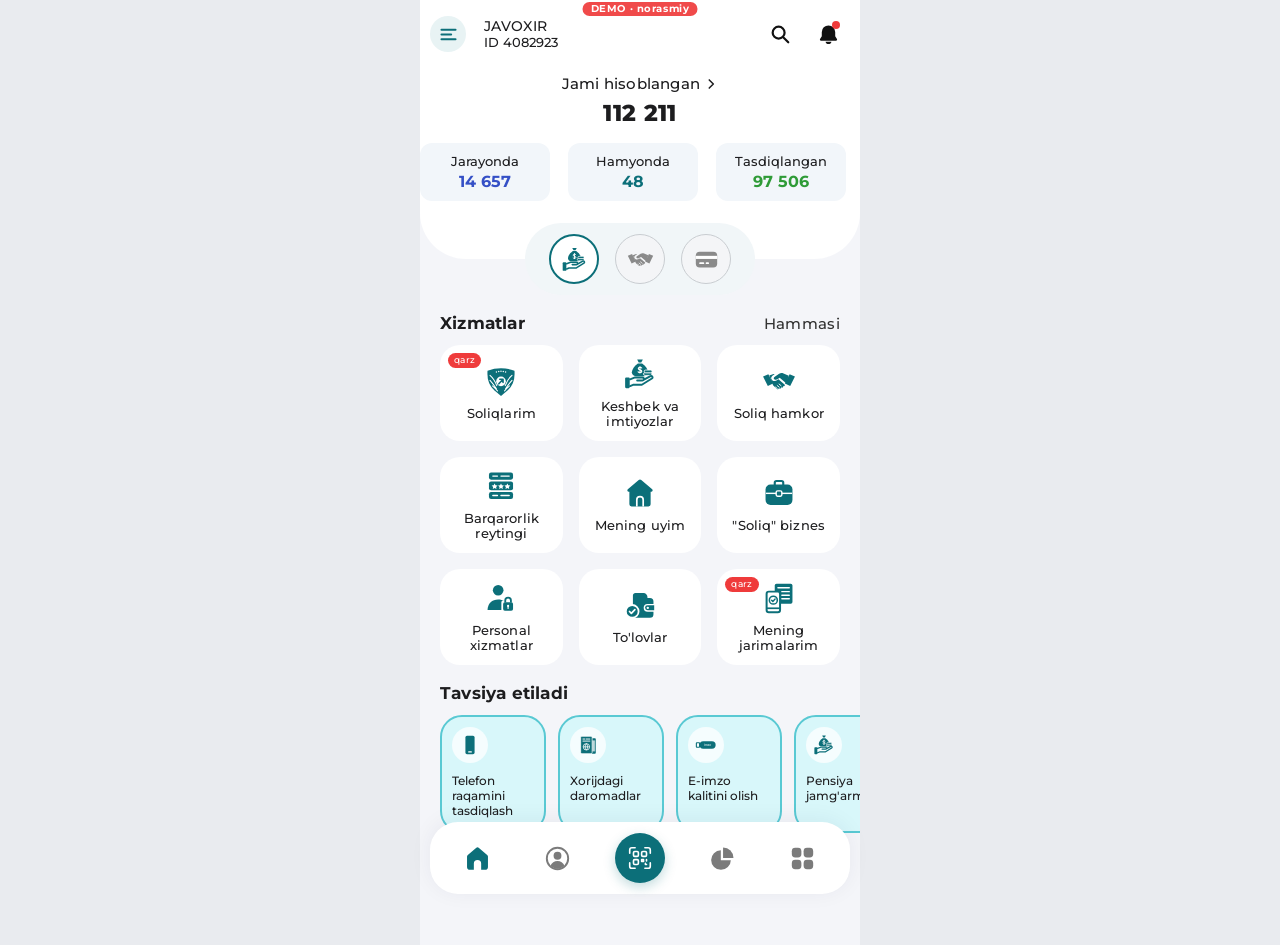
<file: index.html>
<!doctype html>
<html lang="uz">
<head>
  <meta charset="utf-8">
  <meta name="viewport" content="width=device-width, initial-scale=1, viewport-fit=cover, maximum-scale=1">
  <meta name="theme-color" content="#ffffff">
  <title>Soliq — Bosh sahifa</title>
  <link rel="preconnect" href="https://fonts.googleapis.com">
  <link rel="preconnect" href="https://fonts.gstatic.com" crossorigin>
  <link href="https://fonts.googleapis.com/css2?family=Montserrat:wght@400;500;600;700;800&display=swap" rel="stylesheet">
  <link rel="stylesheet" href="assets/ilova.css">
  
</head>
<body class="sahifa-bosh">
  <svg xmlns="http://www.w3.org/2000/svg" style="display:none">
  <!-- Soliq gerbi (qanotli emblema) -->
  <symbol id="i-gerb" viewBox="0 0 48 48">
    <path fill="currentColor" d="M5 9.5Q24 2.5 43 9.5Q44.5 27 33.5 37L24 45 14.5 37Q3.5 27 5 9.5Z"/>
    <g fill="#fff"><circle cx="17.5" cy="11.2" r="1"/><circle cx="20.8" cy="10.5" r="1"/><circle cx="24" cy="10.3" r="1"/><circle cx="27.2" cy="10.5" r="1"/><circle cx="30.5" cy="11.2" r="1"/></g>
    <g fill="none" stroke="#fff" stroke-width="1.5" stroke-linecap="round">
      <path d="M8.5 16q6 5 9.5 14.5M39.5 16q-6 5-9.5 14.5M8.5 23q5 5.5 9 12M39.5 23q-5 5.5-9 12M12 31q3.5 3 7 7M36 31q-3.5 3-7 7"/>
    </g>
    <circle cx="24" cy="24.5" r="6.8" fill="#fff"/>
    <path fill="none" stroke="currentColor" stroke-width="2.2" stroke-linecap="round" stroke-linejoin="round" d="M21 28l5.5-6.2M22.3 21.5h4.6v4.6"/>
  </symbol>

  <!-- Qo'lda pul xaltasi (keshbek) -->
  <symbol id="i-keshbek" viewBox="0 0 48 48">
    <path fill="currentColor" d="M20 3.5h8l-2.2 4.2h-3.6z"/>
    <path fill="currentColor" d="M21 9h6c5 3.6 8.5 8.4 8.5 12.6 0 3.2-2.4 5.4-5.6 5.4H18.1c-3.2 0-5.6-2.2-5.6-5.4C12.5 17.4 16 12.6 21 9z"/>
    <path fill="none" stroke="#fff" stroke-width="1.6" stroke-linecap="round" d="M24 13.5v9M26.4 15.5c-.6-.8-1.4-1.1-2.4-1.1-1.4 0-2.4.7-2.4 1.8 0 2.6 4.9 1.4 4.9 4 0 1.1-1 1.9-2.5 1.9-1.1 0-2-.4-2.6-1.2"/>
    <g fill="currentColor" stroke="#fff" stroke-width="1.2"><rect x="29" y="22" width="12" height="4" rx="2"/><rect x="30" y="18.4" width="11" height="4" rx="2"/></g>
    <rect x="3" y="29" width="6.5" height="15" rx="1.5" fill="currentColor"/>
    <path fill="none" stroke="currentColor" stroke-width="2.7" stroke-linecap="round" stroke-linejoin="round" d="M10 31.5l7-2.6h10.5c2.6 0 2.6 4.2 0 4.2H20M10 41l4.2-1.8h12.4l14.2-8.8c2.2-1.3.2-4.6-2-3.4l-9.2 5"/>
  </symbol>

  <!-- Qo'l siqish (Soliq hamkor) -->
  <symbol id="i-hamkor" viewBox="0 0 48 48">
    <path fill="currentColor" d="M1.5 17.5l7.5-3.2 6.6 13.3-7.4 3.3z"/>
    <path fill="currentColor" d="M46.5 17.5L39 14.3l-6.6 13.3 7.4 3.3z"/>
    <path fill="currentColor" d="M37.8 16.6l-7.4-3.1c-2.4-1-4.3-.8-6.2.4l-6.7 4.4c-1.4 1-1.2 3 .4 3.6 1.6.6 3 .1 4.4-.8l2.7-1.7 9.5 8.2z"/>
    <path fill="currentColor" d="M10.3 16.4l6-2.4 1.6.6-3.2 2.1c-2.5 1.7-2.4 5.6.6 6.8 2.4.9 4.6.3 6.3-.8l1.6-1 8.6 7.4c1.2 1 .1 3-1.5 2.3l-.6-.3c.7 1.4-.6 2.8-2 2.1l-.8-.4c.4 1.4-1 2.5-2.3 1.8l-1-.5c0 1.3-1.4 2-2.5 1.3L15.6 30z"/>
    <g fill="none" stroke="#fff" stroke-width="1.3" stroke-linecap="round"><path d="M21.5 30.5l2.8 2.2M19 32.6l2.6 2M24.1 28.3l2.8 2.3"/></g>
  </symbol>

  <!-- Barqarorlik reytingi -->
  <symbol id="i-reyting" viewBox="0 0 48 48">
    <rect x="7" y="5" width="34" height="10" rx="3" fill="currentColor"/>
    <rect x="7" y="17.5" width="34" height="12.5" rx="3" fill="currentColor"/>
    <rect x="7" y="32.5" width="34" height="10" rx="3" fill="currentColor"/>
    <g fill="none" stroke="#fff" stroke-width="2" stroke-linecap="round"><path d="M12.5 10h6.5M24 10h11.5M12.5 37.5h6.5M24 37.5h11.5"/></g>
    <g fill="#fff"><path id="yulduz" d="M15 20.3l1.3 2.6 2.9.4-2.1 2 .5 2.8-2.6-1.3-2.6 1.3.5-2.8-2.1-2 2.9-.4z"/><use href="#yulduz" x="9"/><use href="#yulduz" x="18"/></g>
  </symbol>

  <!-- Uy -->
  <symbol id="i-uy" viewBox="0 0 48 48">
    <path fill="currentColor" d="M22.2 5.6a2.8 2.8 0 013.6 0l15.4 13.1c1.4 1.2.6 3.5-1.3 3.5H39V40a3 3 0 01-3 3H12a3 3 0 01-3-3V22.2h-.9c-1.9 0-2.7-2.3-1.3-3.5z"/>
    <path fill="none" stroke="#fff" stroke-width="2.4" d="M19.5 43V33.5a4.5 4.5 0 019 0V43"/>
  </symbol>

  <!-- Portfel ("Soliq" biznes) -->
  <symbol id="i-portfel" viewBox="0 0 48 48">
    <path fill="none" stroke="currentColor" stroke-width="3" d="M18 13V9.5A2.5 2.5 0 0120.5 7h7A2.5 2.5 0 0130 9.5V13"/>
    <rect x="5" y="12" width="38" height="29" rx="7" fill="currentColor"/>
    <path fill="none" stroke="#fff" stroke-width="2" d="M5.5 24.5h37"/>
    <rect x="20" y="21" width="8" height="7.5" rx="2" fill="currentColor" stroke="#fff" stroke-width="2"/>
  </symbol>

  <!-- Shaxs va qulf (Personal xizmatlar) -->
  <symbol id="i-shaxs-qulf" viewBox="0 0 48 48">
    <circle cx="20" cy="13" r="7.5" fill="currentColor"/>
    <path fill="currentColor" d="M5 41c0-9.5 6.6-15 15-15 3.4 0 6.2.8 8.5 2.4V41z"/>
    <path fill="none" stroke="#fff" stroke-width="5" stroke-linejoin="round" d="M27 30h14v12H27z"/>
    <path fill="none" stroke="currentColor" stroke-width="2.6" d="M30 30.5v-3a4 4 0 018 0v3"/>
    <rect x="27" y="30" width="14" height="12" rx="2.5" fill="currentColor"/>
    <circle cx="34" cy="35.3" r="1.6" fill="#fff"/><path stroke="#fff" stroke-width="1.6" stroke-linecap="round" d="M34 36.5v2.2"/>
  </symbol>

  <!-- Hamyon va belgi (To'lovlar) -->
  <symbol id="i-hamyon-check" viewBox="0 0 48 48">
    <path fill="currentColor" d="M14 10.5c0-1.9 1.6-3.5 3.5-3.5H29c3 0 5.5 2.5 5.5 5.5V14H38a5 5 0 015 5v3.5h-8.3a5.5 5.5 0 000 11H43V37a5 5 0 01-5 5H19a5 5 0 01-5-5z"/>
    <circle cx="35.2" cy="28" r="2.3" fill="currentColor"/>
    <path fill="currentColor" d="M34.7 24.5H44v7h-9.3a3.5 3.5 0 010-7z"/><circle cx="35" cy="28" r="1.7" fill="#fff"/>
    <circle cx="13" cy="33" r="9" fill="currentColor" stroke="#fff" stroke-width="2.5"/>
    <path fill="none" stroke="#fff" stroke-width="2.4" stroke-linecap="round" stroke-linejoin="round" d="M9.2 33.2l2.6 2.6 5-5.2"/>
  </symbol>

  <!-- Telefon va hujjatlar (jarimalar / kalkulyator) -->
  <symbol id="i-telefon-hujjat" viewBox="0 0 48 48">
    <rect x="18" y="4" width="25" height="28" rx="2.5" fill="currentColor"/>
    <g fill="none" stroke="#fff" stroke-width="2" stroke-linecap="round"><path d="M22.5 9.5h16M28 15h10.5M28 20h10.5M28 25h10.5"/></g>
    <rect x="6.5" y="15" width="19" height="29" rx="3.2" fill="#fff" stroke="currentColor" stroke-width="2.8"/>
    <path stroke="currentColor" stroke-width="2.4" d="M6.5 38.5h19"/>
    <circle cx="16" cy="27" r="5.6" fill="none" stroke="currentColor" stroke-width="2.2"/>
    <path fill="none" stroke="currentColor" stroke-width="2" stroke-linecap="round" stroke-linejoin="round" d="M13.6 27.1l1.7 1.7 3.2-3.4"/>
  </symbol>

  <!-- Ota-ona (ikki bola) -->
  <symbol id="i-otaona" viewBox="0 0 48 48">
    <circle cx="14.5" cy="9" r="4.6" fill="currentColor"/><circle cx="33.5" cy="9" r="4.6" fill="currentColor"/>
    <path fill="currentColor" d="M9 20c0-3 2.2-5.2 5.5-5.2s5.5 2.2 5.5 5.2v11.5h-11z"/>
    <rect x="9.6" y="29" width="4.2" height="15" rx="2.1" fill="currentColor"/><rect x="15.2" y="29" width="4.2" height="15" rx="2.1" fill="currentColor"/>
    <path fill="currentColor" d="M28.7 18.5c.8-2.4 2.6-3.7 4.8-3.7s4 1.3 4.8 3.7l3.6 13H25.1z"/>
    <rect x="28.8" y="29" width="4.2" height="15" rx="2.1" fill="currentColor"/><rect x="34" y="29" width="4.2" height="15" rx="2.1" fill="currentColor"/>
  </symbol>

  <!-- Chek va foiz (qarzni so'ndirish) -->
  <symbol id="i-chek-foiz" viewBox="0 0 48 48">
    <path fill="currentColor" d="M33.5 5H38a5.5 5.5 0 015.5 5.5v7H37V10a3.5 3.5 0 00-3.5-5z"/>
    <path fill="currentColor" d="M11.5 5h22A3.5 3.5 0 0137 8.5V44l-6.4-4.4-6.4 4.4-6.3-4.4L11.5 44A3.5 3.5 0 018 40.5V8.5A3.5 3.5 0 0111.5 5z"/>
    <path fill="none" stroke="#fff" stroke-width="2.5" stroke-linecap="round" d="M28 15L16.5 29"/>
    <circle cx="17.3" cy="16.3" r="2.5" fill="#fff"/><circle cx="27.3" cy="27.7" r="2.5" fill="#fff"/>
  </symbol>

  <!-- Guvohnoma (imtiyoz) -->
  <symbol id="i-guvohnoma" viewBox="0 0 48 48">
    <rect x="5.5" y="7" width="37" height="34" rx="3" fill="none" stroke="currentColor" stroke-width="3"/>
    <path fill="currentColor" d="M5.5 10a3 3 0 013-3h31a3 3 0 013 3v4.5h-37z"/>
    <g fill="#fff"><circle cx="10.5" cy="10.8" r="1"/><circle cx="14" cy="10.8" r="1"/><circle cx="17.5" cy="10.8" r="1"/></g>
    <circle cx="16.5" cy="24" r="5.2" fill="currentColor"/>
    <path fill="currentColor" d="M12.8 27.5v8l3.7-2.4 3.7 2.4v-8z"/>
    <g fill="none" stroke="currentColor" stroke-width="2.8" stroke-linecap="round"><path d="M25.5 22h12M25.5 29h12"/></g>
  </symbol>

  <!-- Hujjatlar -->
  <symbol id="i-hujjatlar" viewBox="0 0 48 48">
    <rect x="14" y="9" width="27" height="35" rx="3.5" fill="currentColor"/>
    <rect x="8" y="4" width="27" height="35" rx="3.5" fill="currentColor" stroke="#fff" stroke-width="2.2"/>
    <g fill="none" stroke="#fff" stroke-width="2.6" stroke-linecap="round"><path d="M14 13.5h15M14 20.5h15M14 27.5h10"/></g>
  </symbol>

  <!-- Hamyon va qog'oz (daromad va xarajat) -->
  <symbol id="i-hamyon-qogoz" viewBox="0 0 48 48">
    <path fill="currentColor" d="M18 4l14 3-2 10H16z" opacity=".75"/>
    <path fill="currentColor" d="M27 7l12 4-4 8H24z"/>
    <rect x="6" y="17" width="36" height="25" rx="5" fill="currentColor"/>
    <path fill="#fff" d="M32 25.5h10v9H32a4.5 4.5 0 010-9z"/><circle cx="33" cy="30" r="2" fill="currentColor"/>
  </symbol>

  <!-- Bank kartasi -->
  <symbol id="i-karta" viewBox="0 0 48 48">
    <rect x="5" y="10" width="38" height="28" rx="7" fill="currentColor"/>
    <path fill="#fff" d="M5 17.5h38v5.5H5z"/>
    <rect x="11" y="29" width="9" height="3.2" rx="1.6" fill="#fff"/><rect x="22.5" y="29" width="6" height="3.2" rx="1.6" fill="#fff"/>
  </symbol>

  <!-- QR skaner -->
  <symbol id="i-qr" viewBox="0 0 48 48">
    <g fill="none" stroke="currentColor" stroke-width="3" stroke-linecap="round" stroke-linejoin="round">
      <path d="M5 15V9a4 4 0 014-4h6M33 5h6a4 4 0 014 4v6M43 33v6a4 4 0 01-4 4h-6M15 43H9a4 4 0 01-4-4v-6"/>
      <rect x="12" y="12" width="9" height="9" rx="2.2"/><rect x="27" y="12" width="9" height="9" rx="2.2"/><rect x="12" y="27" width="9" height="9" rx="2.2"/>
      <path d="M27 27h3.5v3.5H27zM34 34v2h2M36 27v2.5"/>
    </g>
  </symbol>

  <!-- Tavsiyalar -->
  <symbol id="i-telefon" viewBox="0 0 48 48">
    <rect x="14" y="4" width="20" height="40" rx="3.5" fill="currentColor"/>
    <path stroke="#fff" stroke-width="2.2" stroke-linecap="round" d="M21 39h6"/>
  </symbol>
  <symbol id="i-pasport" viewBox="0 0 48 48">
    <rect x="31" y="9" width="10" height="34" rx="2" fill="currentColor"/>
    <g stroke="#fff" stroke-width="1.6"><path d="M33.5 14v24M36 14v24M38.5 14v24"/></g>
    <rect x="8" y="5" width="25" height="38" rx="2.5" fill="currentColor" stroke="#fff" stroke-width="1.6"/>
    <g fill="none" stroke="#fff" stroke-width="1.7"><circle cx="20.5" cy="28" r="7"/><path d="M13.5 28h14M20.5 21c-3.5 4-3.5 10 0 14M20.5 21c3.5 4 3.5 10 0 14"/></g>
    <g stroke="#fff" stroke-width="2" stroke-linecap="round"><path d="M13 11h4M20 11h8M13 15.5h15"/></g>
  </symbol>
  <symbol id="i-imzo" viewBox="0 0 48 48">
    <rect x="3" y="19" width="7" height="10" rx="1" fill="none" stroke="currentColor" stroke-width="2.4"/>
    <rect x="10" y="16" width="35" height="16" rx="8" fill="currentColor"/>
    <text x="27.5" y="27" fill="#fff" font-family="Georgia,serif" font-style="italic" font-size="8.5" text-anchor="middle">imzo</text>
  </symbol>

  <!-- Interfeys -->
  <symbol id="i-menyu" viewBox="0 0 24 24"><g fill="none" stroke="currentColor" stroke-width="2.4" stroke-linecap="round"><path d="M4 6.5h16M4 12h11M4 17.5h16"/></g></symbol>
  <symbol id="i-qidiruv" viewBox="0 0 24 24"><g fill="none" stroke="currentColor" stroke-width="2.4" stroke-linecap="round"><circle cx="10.5" cy="10.5" r="6.5"/><path d="M15.5 15.5L21 21"/></g></symbol>
  <symbol id="i-qongiroq" viewBox="0 0 24 24"><path fill="currentColor" d="M12 2.5a7 7 0 00-7 7v4.3l-1.8 2.9c-.5.8.1 1.8 1 1.8h15.6c.9 0 1.5-1 1-1.8L19 13.8V9.5a7 7 0 00-7-7z"/><path fill="currentColor" d="M9 19.5h6c0 1.6-1.4 2.5-3 2.5s-3-.9-3-2.5z"/></symbol>
  <symbol id="i-chevron" viewBox="0 0 24 24"><path fill="none" stroke="currentColor" stroke-width="2.6" stroke-linecap="round" stroke-linejoin="round" d="M9 5l7 7-7 7"/></symbol>
  <symbol id="i-orqaga" viewBox="0 0 24 24"><path fill="none" stroke="currentColor" stroke-width="2.8" stroke-linecap="round" stroke-linejoin="round" d="M15.5 4L7.5 12l8 8"/></symbol>
  <symbol id="i-yopish" viewBox="0 0 24 24"><path fill="none" stroke="currentColor" stroke-width="2.4" stroke-linecap="round" d="M6 6l12 12M18 6L6 18"/></symbol>

  <!-- Pastki menyu -->
  <symbol id="i-nav-uy" viewBox="0 0 48 48"><path fill="currentColor" d="M21.4 5.2a4 4 0 015.2 0l14.6 12.4a4 4 0 011.4 3V39a5 5 0 01-5 5H30.5V33a6.5 6.5 0 00-13 0v11H10.4a5 5 0 01-5-5V20.6a4 4 0 011.4-3z"/></symbol>
  <symbol id="i-nav-profil" viewBox="0 0 48 48"><circle cx="24" cy="24" r="19" fill="none" stroke="currentColor" stroke-width="3.4"/><circle cx="24" cy="19" r="7" fill="currentColor"/><path fill="currentColor" d="M11.5 37c2.3-5.6 7-8.5 12.5-8.5s10.2 2.9 12.5 8.5A17.6 17.6 0 0124 42a17.6 17.6 0 01-12.5-5z"/></symbol>
  <symbol id="i-nav-diagramma" viewBox="0 0 48 48"><path fill="currentColor" d="M21 9.2A17.5 17.5 0 1038.8 27H21z"/><path fill="currentColor" d="M25 4.5v18.5h18.5A18.5 18.5 0 0025 4.5z"/></symbol>
  <symbol id="i-nav-grid" viewBox="0 0 48 48"><g fill="currentColor"><rect x="5" y="5" width="17" height="17" rx="6"/><rect x="26" y="5" width="17" height="17" rx="6"/><rect x="5" y="26" width="17" height="17" rx="6"/><rect x="26" y="26" width="17" height="17" rx="6"/></g></symbol>
  <!-- Ota-onam sahifasi -->
  <symbol id="i-tarix" viewBox="0 0 24 24"><g fill="none" stroke="currentColor" stroke-width="2.2" stroke-linecap="round" stroke-linejoin="round"><path d="M4.2 13.5A8 8 0 104.8 8.2"/><path d="M3.5 4.5v4.2h4.2"/><path d="M12 8v4.5l3 2"/></g></symbol>
  <symbol id="i-ota" viewBox="0 0 24 24"><path fill="currentColor" d="M12 2.5c2.5 0 4.2 1.8 4.2 4.4S14.5 11.5 12 11.5 7.8 9.5 7.8 6.9 9.5 2.5 12 2.5z"/><path fill="currentColor" d="M4 21.5c0-4.6 2.8-7.6 6-8.3l2 3.2 2-3.2c3.2.7 6 3.7 6 8.3z"/><path fill="#fff" d="M11.3 14.6h1.4l.5 1-.6 3.4h-1.2l-.6-3.4z"/><path fill="currentColor" d="M8.2 6.2c.5-2.2 2-3.4 3.8-3.4 2 0 3.4 1.3 3.8 3.4-1.4-.4-2.6-1.2-3.4-2.2-.9 1.2-2.4 2-4.2 2.2z"/></symbol>
  <symbol id="i-ona" viewBox="0 0 24 24"><path fill="currentColor" d="M12 2.5c3 0 4.6 2.2 4.6 5v4.6c-1.2-.6-1.4-1-1.6-1.6-.7 1-1.8 1.5-3 1.5s-2.3-.5-3-1.5c-.2.6-.4 1-1.6 1.6V7.5c0-2.8 1.6-5 4.6-5z"/><path fill="currentColor" d="M4 21.5c0-4.4 2.6-7.3 5.6-8.1L12 16l2.4-2.6c3 .8 5.6 3.7 5.6 8.1z"/></symbol>
  <symbol id="i-savat" viewBox="0 0 24 24"><g fill="none" stroke="currentColor" stroke-width="2" stroke-linecap="round" stroke-linejoin="round"><path d="M4.5 6.5h15M9.5 6.5V4.5h5v2M6.5 6.5l.8 13a1.5 1.5 0 001.5 1.5h6.4a1.5 1.5 0 001.5-1.5l.8-13M10.3 10.5v6.5M13.7 10.5v6.5"/></g></symbol>
  <symbol id="i-chevron-past" viewBox="0 0 24 24"><path fill="none" stroke="currentColor" stroke-width="2.6" stroke-linecap="round" stroke-linejoin="round" d="M6 9.5l6 6 6-6"/></symbol>
  <symbol id="i-bolga" viewBox="0 0 48 48">
    <rect x="17" y="3.5" width="13" height="23" rx="3" transform="rotate(45 23.5 15)" fill="currentColor"/>
    <path fill="none" stroke="currentColor" stroke-width="5" stroke-linecap="round" d="M27 22l14 14"/>
    <rect x="5" y="38" width="22" height="6" rx="2.5" fill="currentColor"/>
  </symbol>
</svg>

  <div class="ekran">
    
<section class="hero">
  <header class="topbar">
    <button class="menyu-btn" type="button" data-drawer-ochish aria-label="Menyu"><svg class="ik " aria-hidden="true"><use href="#i-menyu"/></svg>
</button>
    <div class="user">
      <div class="user-ism">JAVOXIR</div>
      <div class="user-id">ID 4082923</div>
    </div>
    <a class="top-ikon" href="xizmatlar.html?qidir=1" aria-label="Qidirish"><svg class="ik " aria-hidden="true"><use href="#i-qidiruv"/></svg>
</a>
    <button class="top-ikon qongiroq" type="button" data-toast="Yangi bildirishnomalar yo'q" aria-label="Bildirishnomalar">
      <svg class="ik " aria-hidden="true"><use href="#i-qongiroq"/></svg>
<span class="nuqta"></span>
    </button>
  </header>

  <a class="jami" href="#" data-toast="Batafsil ma'lumot tez kunda">
    <span class="jami-sarlavha" id="jamiSarlavha">Jami hisoblangan <svg class="ik jami-chevron" aria-hidden="true"><use href="#i-chevron"/></svg>
</span>
    <span class="jami-summa" id="jamiSumma">112 211</span>
  </a>

  <div class="stat-scroll" id="statlar">
    
    <div class="stat">
      <div class="stat-nom">Jarayonda</div>
      <div class="stat-qiymat rang-blue">14 657</div>
    </div>
    
    <div class="stat">
      <div class="stat-nom">Hamyonda</div>
      <div class="stat-qiymat rang-teal">48</div>
    </div>
    
    <div class="stat">
      <div class="stat-nom">Tasdiqlangan</div>
      <div class="stat-qiymat rang-green">97 506</div>
    </div>
    
  </div>
</section>

<div class="rejimlar" role="tablist">
  
  <button class="rejim faol" type="button" role="tab"
          data-rejim="0" aria-label="Jami hisoblangan"><svg class="ik " aria-hidden="true"><use href="#i-keshbek"/></svg>
</button>
  
  <button class="rejim" type="button" role="tab"
          data-rejim="1" aria-label="Soliq hamkor bonusi"><svg class="ik " aria-hidden="true"><use href="#i-hamkor"/></svg>
</button>
  
  <button class="rejim" type="button" role="tab"
          data-rejim="2" aria-label="Soliq qarzi"><svg class="ik " aria-hidden="true"><use href="#i-karta"/></svg>
</button>
  
</div>

<section class="blok">
  <div class="blok-bosh">
    <h2>Xizmatlar</h2>
    <a class="hammasi" href="xizmatlar.html">Hammasi</a>
  </div>
  <div class="grid">
    
    <a class="plitka" href="xizmatlar.html?tab=soliqlarim">
      <span class="nishon">qarz</span>
      <svg class="ik plitka-ikon" aria-hidden="true"><use href="#i-gerb"/></svg>

      <span class="plitka-nom">Soliqlarim</span>
    </a>
    
    <a class="plitka" href="xizmatlar.html?tab=keshbek">
      
      <svg class="ik plitka-ikon" aria-hidden="true"><use href="#i-keshbek"/></svg>

      <span class="plitka-nom">Keshbek va imtiyozlar</span>
    </a>
    
    <a class="plitka" href="xizmatlar.html?tab=hamkor">
      
      <svg class="ik plitka-ikon" aria-hidden="true"><use href="#i-hamkor"/></svg>

      <span class="plitka-nom">Soliq hamkor</span>
    </a>
    
    <a class="plitka" href="xizmatlar.html?tab=reyting">
      
      <svg class="ik plitka-ikon" aria-hidden="true"><use href="#i-reyting"/></svg>

      <span class="plitka-nom">Barqarorlik reytingi</span>
    </a>
    
    <a class="plitka" href="xizmatlar.html?tab=uyim">
      
      <svg class="ik plitka-ikon" aria-hidden="true"><use href="#i-uy"/></svg>

      <span class="plitka-nom">Mening uyim</span>
    </a>
    
    <a class="plitka" href="xizmatlar.html?tab=biznes">
      
      <svg class="ik plitka-ikon" aria-hidden="true"><use href="#i-portfel"/></svg>

      <span class="plitka-nom">&quot;Soliq&quot; biznes</span>
    </a>
    
    <a class="plitka" href="xizmatlar.html?tab=personal">
      
      <svg class="ik plitka-ikon" aria-hidden="true"><use href="#i-shaxs-qulf"/></svg>

      <span class="plitka-nom">Personal xizmatlar</span>
    </a>
    
    <a class="plitka" href="xizmatlar.html?tab=tolovlar">
      
      <svg class="ik plitka-ikon" aria-hidden="true"><use href="#i-hamyon-check"/></svg>

      <span class="plitka-nom">To&#x27;lovlar</span>
    </a>
    
    <a class="plitka" href="xizmatlar.html?tab=jarimalar">
      <span class="nishon">qarz</span>
      <svg class="ik plitka-ikon" aria-hidden="true"><use href="#i-telefon-hujjat"/></svg>

      <span class="plitka-nom">Mening jarimalarim</span>
    </a>
    
  </div>
</section>

<section class="blok">
  <div class="blok-bosh"><h2>Tavsiya etiladi</h2></div>
  <div class="tavsiya-scroll">
    
    <a class="tavsiya" href="#" data-toast="Telefon raqamini tasdiqlash — tez kunda">
      <span class="tavsiya-ikon"><svg class="ik " aria-hidden="true"><use href="#i-telefon"/></svg>
</span>
      <span class="tavsiya-nom">Telefon raqamini tasdiqlash</span>
    </a>
    
    <a class="tavsiya" href="#" data-toast="Xorijdagi daromadlar — tez kunda">
      <span class="tavsiya-ikon"><svg class="ik " aria-hidden="true"><use href="#i-pasport"/></svg>
</span>
      <span class="tavsiya-nom">Xorijdagi daromadlar</span>
    </a>
    
    <a class="tavsiya" href="#" data-toast="E-imzo kalitini olish — tez kunda">
      <span class="tavsiya-ikon"><svg class="ik " aria-hidden="true"><use href="#i-imzo"/></svg>
</span>
      <span class="tavsiya-nom">E-imzo kalitini olish</span>
    </a>
    
    <a class="tavsiya" href="#" data-toast="Pensiya jamg&#x27;armasi — tez kunda">
      <span class="tavsiya-ikon"><svg class="ik " aria-hidden="true"><use href="#i-keshbek"/></svg>
</span>
      <span class="tavsiya-nom">Pensiya jamg&#x27;armasi</span>
    </a>
    
  </div>
</section>


<nav class="pastki-nav">
  <a class="nav-el faol" href="index.html" aria-label="Bosh sahifa"><svg class="ik " aria-hidden="true"><use href="#i-nav-uy"/></svg>
</a>
  <a class="nav-el" href="#" data-toast="Profil tez kunda" aria-label="Profil"><svg class="ik " aria-hidden="true"><use href="#i-nav-profil"/></svg>
</a>
  <a class="nav-qr" href="#" data-toast="Chekni skanerlash uchun kamera kerak" aria-label="QR skaner"><svg class="ik " aria-hidden="true"><use href="#i-qr"/></svg>
</a>
  <a class="nav-el" href="#" data-toast="Statistika tez kunda" aria-label="Statistika"><svg class="ik " aria-hidden="true"><use href="#i-nav-diagramma"/></svg>
</a>
  <a class="nav-el" href="xizmatlar.html" aria-label="Barcha xizmatlar"><svg class="ik " aria-hidden="true"><use href="#i-nav-grid"/></svg>
</a>
</nav>


<div class="drawer-fon" data-drawer-yopish></div>
<aside class="drawer" aria-label="Menyu">
  <div class="drawer-bosh">
    <div class="drawer-avatar">J</div>
    <div>
      <div class="user-ism">JAVOXIR</div>
      <div class="user-id">ID 4082923</div>
    </div>
    <button class="drawer-x" type="button" data-drawer-yopish aria-label="Yopish"><svg class="ik " aria-hidden="true"><use href="#i-yopish"/></svg>
</button>
  </div>
  <ul class="drawer-menyu">
    <li><a href="#" data-toast="Tez kunda">Shaxsiy ma'lumotlar</a></li>
    <li><a href="#" data-toast="Tez kunda">Til: O'zbekcha</a></li>
    <li><a href="#" data-toast="Tez kunda">Xavfsizlik</a></li>
    <li><a href="#" data-toast="Tez kunda">Yordam markazi</a></li>
    <li><a href="#" data-toast="Tez kunda">Ilova haqida</a></li>
    <li><a href="#" class="chiqish" data-toast="Tez kunda">Chiqish</a></li>
  </ul>
</aside>


  </div>
  <div class="demo-belgi" aria-hidden="true">DEMO · norasmiy</div>
  <div class="toast" id="toast" role="status"></div>
  <script src="assets/ilova.js"></script>
  
<script id="rejimlar-data" type="application/json">[{"kalit": "keshbek", "ikon": "keshbek", "sarlavha": "Jami hisoblangan", "jami": 112211, "kartalar": [{"nom": "Jarayonda", "qiymat": 14657, "rang": "blue"}, {"nom": "Hamyonda", "qiymat": 48, "rang": "teal"}, {"nom": "Tasdiqlangan", "qiymat": 97506, "rang": "green"}]}, {"kalit": "hamkor", "ikon": "hamkor", "sarlavha": "Soliq hamkor bonusi", "jami": 25400, "kartalar": [{"nom": "Jarayonda", "qiymat": 5400, "rang": "blue"}, {"nom": "Hamyonda", "qiymat": 0, "rang": "teal"}, {"nom": "Tasdiqlangan", "qiymat": 20000, "rang": "green"}]}, {"kalit": "karta", "ikon": "karta", "sarlavha": "Soliq qarzi", "jami": 0, "kartalar": [{"nom": "Mol-mulk", "qiymat": 0, "rang": "blue"}, {"nom": "Yer solig'i", "qiymat": 0, "rang": "teal"}, {"nom": "Penya", "qiymat": 0, "rang": "green"}]}]</script>

</body>
</html>
</file>
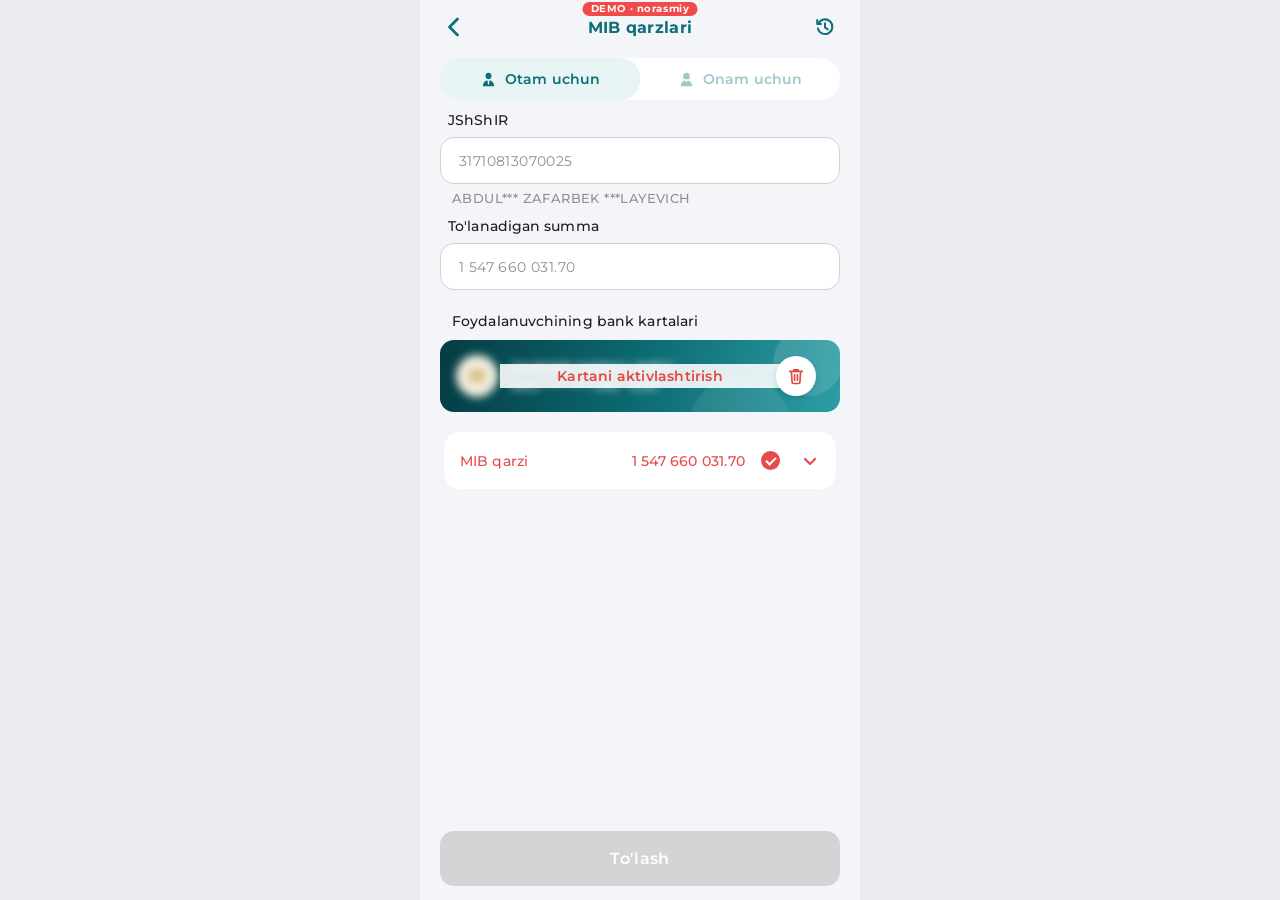
<file: mib.html>
<!doctype html>
<html lang="uz">
<head>
  <meta charset="utf-8">
  <meta name="viewport" content="width=device-width, initial-scale=1, viewport-fit=cover, maximum-scale=1">
  <meta name="theme-color" content="#ffffff">
  <title>MIB qarzlari</title>
  <link rel="preconnect" href="https://fonts.googleapis.com">
  <link rel="preconnect" href="https://fonts.gstatic.com" crossorigin>
  <link href="https://fonts.googleapis.com/css2?family=Montserrat:wght@400;500;600;700;800&display=swap" rel="stylesheet">
  <link rel="stylesheet" href="assets/ilova.css">
  <link rel="stylesheet" href="assets/ota_ona.css">
</head>
<body class="sahifa-ichki">
  <svg xmlns="http://www.w3.org/2000/svg" style="display:none">
  <!-- Soliq gerbi (qanotli emblema) -->
  <symbol id="i-gerb" viewBox="0 0 48 48">
    <path fill="currentColor" d="M5 9.5Q24 2.5 43 9.5Q44.5 27 33.5 37L24 45 14.5 37Q3.5 27 5 9.5Z"/>
    <g fill="#fff"><circle cx="17.5" cy="11.2" r="1"/><circle cx="20.8" cy="10.5" r="1"/><circle cx="24" cy="10.3" r="1"/><circle cx="27.2" cy="10.5" r="1"/><circle cx="30.5" cy="11.2" r="1"/></g>
    <g fill="none" stroke="#fff" stroke-width="1.5" stroke-linecap="round">
      <path d="M8.5 16q6 5 9.5 14.5M39.5 16q-6 5-9.5 14.5M8.5 23q5 5.5 9 12M39.5 23q-5 5.5-9 12M12 31q3.5 3 7 7M36 31q-3.5 3-7 7"/>
    </g>
    <circle cx="24" cy="24.5" r="6.8" fill="#fff"/>
    <path fill="none" stroke="currentColor" stroke-width="2.2" stroke-linecap="round" stroke-linejoin="round" d="M21 28l5.5-6.2M22.3 21.5h4.6v4.6"/>
  </symbol>

  <!-- Qo'lda pul xaltasi (keshbek) -->
  <symbol id="i-keshbek" viewBox="0 0 48 48">
    <path fill="currentColor" d="M20 3.5h8l-2.2 4.2h-3.6z"/>
    <path fill="currentColor" d="M21 9h6c5 3.6 8.5 8.4 8.5 12.6 0 3.2-2.4 5.4-5.6 5.4H18.1c-3.2 0-5.6-2.2-5.6-5.4C12.5 17.4 16 12.6 21 9z"/>
    <path fill="none" stroke="#fff" stroke-width="1.6" stroke-linecap="round" d="M24 13.5v9M26.4 15.5c-.6-.8-1.4-1.1-2.4-1.1-1.4 0-2.4.7-2.4 1.8 0 2.6 4.9 1.4 4.9 4 0 1.1-1 1.9-2.5 1.9-1.1 0-2-.4-2.6-1.2"/>
    <g fill="currentColor" stroke="#fff" stroke-width="1.2"><rect x="29" y="22" width="12" height="4" rx="2"/><rect x="30" y="18.4" width="11" height="4" rx="2"/></g>
    <rect x="3" y="29" width="6.5" height="15" rx="1.5" fill="currentColor"/>
    <path fill="none" stroke="currentColor" stroke-width="2.7" stroke-linecap="round" stroke-linejoin="round" d="M10 31.5l7-2.6h10.5c2.6 0 2.6 4.2 0 4.2H20M10 41l4.2-1.8h12.4l14.2-8.8c2.2-1.3.2-4.6-2-3.4l-9.2 5"/>
  </symbol>

  <!-- Qo'l siqish (Soliq hamkor) -->
  <symbol id="i-hamkor" viewBox="0 0 48 48">
    <path fill="currentColor" d="M1.5 17.5l7.5-3.2 6.6 13.3-7.4 3.3z"/>
    <path fill="currentColor" d="M46.5 17.5L39 14.3l-6.6 13.3 7.4 3.3z"/>
    <path fill="currentColor" d="M37.8 16.6l-7.4-3.1c-2.4-1-4.3-.8-6.2.4l-6.7 4.4c-1.4 1-1.2 3 .4 3.6 1.6.6 3 .1 4.4-.8l2.7-1.7 9.5 8.2z"/>
    <path fill="currentColor" d="M10.3 16.4l6-2.4 1.6.6-3.2 2.1c-2.5 1.7-2.4 5.6.6 6.8 2.4.9 4.6.3 6.3-.8l1.6-1 8.6 7.4c1.2 1 .1 3-1.5 2.3l-.6-.3c.7 1.4-.6 2.8-2 2.1l-.8-.4c.4 1.4-1 2.5-2.3 1.8l-1-.5c0 1.3-1.4 2-2.5 1.3L15.6 30z"/>
    <g fill="none" stroke="#fff" stroke-width="1.3" stroke-linecap="round"><path d="M21.5 30.5l2.8 2.2M19 32.6l2.6 2M24.1 28.3l2.8 2.3"/></g>
  </symbol>

  <!-- Barqarorlik reytingi -->
  <symbol id="i-reyting" viewBox="0 0 48 48">
    <rect x="7" y="5" width="34" height="10" rx="3" fill="currentColor"/>
    <rect x="7" y="17.5" width="34" height="12.5" rx="3" fill="currentColor"/>
    <rect x="7" y="32.5" width="34" height="10" rx="3" fill="currentColor"/>
    <g fill="none" stroke="#fff" stroke-width="2" stroke-linecap="round"><path d="M12.5 10h6.5M24 10h11.5M12.5 37.5h6.5M24 37.5h11.5"/></g>
    <g fill="#fff"><path id="yulduz" d="M15 20.3l1.3 2.6 2.9.4-2.1 2 .5 2.8-2.6-1.3-2.6 1.3.5-2.8-2.1-2 2.9-.4z"/><use href="#yulduz" x="9"/><use href="#yulduz" x="18"/></g>
  </symbol>

  <!-- Uy -->
  <symbol id="i-uy" viewBox="0 0 48 48">
    <path fill="currentColor" d="M22.2 5.6a2.8 2.8 0 013.6 0l15.4 13.1c1.4 1.2.6 3.5-1.3 3.5H39V40a3 3 0 01-3 3H12a3 3 0 01-3-3V22.2h-.9c-1.9 0-2.7-2.3-1.3-3.5z"/>
    <path fill="none" stroke="#fff" stroke-width="2.4" d="M19.5 43V33.5a4.5 4.5 0 019 0V43"/>
  </symbol>

  <!-- Portfel ("Soliq" biznes) -->
  <symbol id="i-portfel" viewBox="0 0 48 48">
    <path fill="none" stroke="currentColor" stroke-width="3" d="M18 13V9.5A2.5 2.5 0 0120.5 7h7A2.5 2.5 0 0130 9.5V13"/>
    <rect x="5" y="12" width="38" height="29" rx="7" fill="currentColor"/>
    <path fill="none" stroke="#fff" stroke-width="2" d="M5.5 24.5h37"/>
    <rect x="20" y="21" width="8" height="7.5" rx="2" fill="currentColor" stroke="#fff" stroke-width="2"/>
  </symbol>

  <!-- Shaxs va qulf (Personal xizmatlar) -->
  <symbol id="i-shaxs-qulf" viewBox="0 0 48 48">
    <circle cx="20" cy="13" r="7.5" fill="currentColor"/>
    <path fill="currentColor" d="M5 41c0-9.5 6.6-15 15-15 3.4 0 6.2.8 8.5 2.4V41z"/>
    <path fill="none" stroke="#fff" stroke-width="5" stroke-linejoin="round" d="M27 30h14v12H27z"/>
    <path fill="none" stroke="currentColor" stroke-width="2.6" d="M30 30.5v-3a4 4 0 018 0v3"/>
    <rect x="27" y="30" width="14" height="12" rx="2.5" fill="currentColor"/>
    <circle cx="34" cy="35.3" r="1.6" fill="#fff"/><path stroke="#fff" stroke-width="1.6" stroke-linecap="round" d="M34 36.5v2.2"/>
  </symbol>

  <!-- Hamyon va belgi (To'lovlar) -->
  <symbol id="i-hamyon-check" viewBox="0 0 48 48">
    <path fill="currentColor" d="M14 10.5c0-1.9 1.6-3.5 3.5-3.5H29c3 0 5.5 2.5 5.5 5.5V14H38a5 5 0 015 5v3.5h-8.3a5.5 5.5 0 000 11H43V37a5 5 0 01-5 5H19a5 5 0 01-5-5z"/>
    <circle cx="35.2" cy="28" r="2.3" fill="currentColor"/>
    <path fill="currentColor" d="M34.7 24.5H44v7h-9.3a3.5 3.5 0 010-7z"/><circle cx="35" cy="28" r="1.7" fill="#fff"/>
    <circle cx="13" cy="33" r="9" fill="currentColor" stroke="#fff" stroke-width="2.5"/>
    <path fill="none" stroke="#fff" stroke-width="2.4" stroke-linecap="round" stroke-linejoin="round" d="M9.2 33.2l2.6 2.6 5-5.2"/>
  </symbol>

  <!-- Telefon va hujjatlar (jarimalar / kalkulyator) -->
  <symbol id="i-telefon-hujjat" viewBox="0 0 48 48">
    <rect x="18" y="4" width="25" height="28" rx="2.5" fill="currentColor"/>
    <g fill="none" stroke="#fff" stroke-width="2" stroke-linecap="round"><path d="M22.5 9.5h16M28 15h10.5M28 20h10.5M28 25h10.5"/></g>
    <rect x="6.5" y="15" width="19" height="29" rx="3.2" fill="#fff" stroke="currentColor" stroke-width="2.8"/>
    <path stroke="currentColor" stroke-width="2.4" d="M6.5 38.5h19"/>
    <circle cx="16" cy="27" r="5.6" fill="none" stroke="currentColor" stroke-width="2.2"/>
    <path fill="none" stroke="currentColor" stroke-width="2" stroke-linecap="round" stroke-linejoin="round" d="M13.6 27.1l1.7 1.7 3.2-3.4"/>
  </symbol>

  <!-- Ota-ona (ikki bola) -->
  <symbol id="i-otaona" viewBox="0 0 48 48">
    <circle cx="14.5" cy="9" r="4.6" fill="currentColor"/><circle cx="33.5" cy="9" r="4.6" fill="currentColor"/>
    <path fill="currentColor" d="M9 20c0-3 2.2-5.2 5.5-5.2s5.5 2.2 5.5 5.2v11.5h-11z"/>
    <rect x="9.6" y="29" width="4.2" height="15" rx="2.1" fill="currentColor"/><rect x="15.2" y="29" width="4.2" height="15" rx="2.1" fill="currentColor"/>
    <path fill="currentColor" d="M28.7 18.5c.8-2.4 2.6-3.7 4.8-3.7s4 1.3 4.8 3.7l3.6 13H25.1z"/>
    <rect x="28.8" y="29" width="4.2" height="15" rx="2.1" fill="currentColor"/><rect x="34" y="29" width="4.2" height="15" rx="2.1" fill="currentColor"/>
  </symbol>

  <!-- Chek va foiz (qarzni so'ndirish) -->
  <symbol id="i-chek-foiz" viewBox="0 0 48 48">
    <path fill="currentColor" d="M33.5 5H38a5.5 5.5 0 015.5 5.5v7H37V10a3.5 3.5 0 00-3.5-5z"/>
    <path fill="currentColor" d="M11.5 5h22A3.5 3.5 0 0137 8.5V44l-6.4-4.4-6.4 4.4-6.3-4.4L11.5 44A3.5 3.5 0 018 40.5V8.5A3.5 3.5 0 0111.5 5z"/>
    <path fill="none" stroke="#fff" stroke-width="2.5" stroke-linecap="round" d="M28 15L16.5 29"/>
    <circle cx="17.3" cy="16.3" r="2.5" fill="#fff"/><circle cx="27.3" cy="27.7" r="2.5" fill="#fff"/>
  </symbol>

  <!-- Guvohnoma (imtiyoz) -->
  <symbol id="i-guvohnoma" viewBox="0 0 48 48">
    <rect x="5.5" y="7" width="37" height="34" rx="3" fill="none" stroke="currentColor" stroke-width="3"/>
    <path fill="currentColor" d="M5.5 10a3 3 0 013-3h31a3 3 0 013 3v4.5h-37z"/>
    <g fill="#fff"><circle cx="10.5" cy="10.8" r="1"/><circle cx="14" cy="10.8" r="1"/><circle cx="17.5" cy="10.8" r="1"/></g>
    <circle cx="16.5" cy="24" r="5.2" fill="currentColor"/>
    <path fill="currentColor" d="M12.8 27.5v8l3.7-2.4 3.7 2.4v-8z"/>
    <g fill="none" stroke="currentColor" stroke-width="2.8" stroke-linecap="round"><path d="M25.5 22h12M25.5 29h12"/></g>
  </symbol>

  <!-- Hujjatlar -->
  <symbol id="i-hujjatlar" viewBox="0 0 48 48">
    <rect x="14" y="9" width="27" height="35" rx="3.5" fill="currentColor"/>
    <rect x="8" y="4" width="27" height="35" rx="3.5" fill="currentColor" stroke="#fff" stroke-width="2.2"/>
    <g fill="none" stroke="#fff" stroke-width="2.6" stroke-linecap="round"><path d="M14 13.5h15M14 20.5h15M14 27.5h10"/></g>
  </symbol>

  <!-- Hamyon va qog'oz (daromad va xarajat) -->
  <symbol id="i-hamyon-qogoz" viewBox="0 0 48 48">
    <path fill="currentColor" d="M18 4l14 3-2 10H16z" opacity=".75"/>
    <path fill="currentColor" d="M27 7l12 4-4 8H24z"/>
    <rect x="6" y="17" width="36" height="25" rx="5" fill="currentColor"/>
    <path fill="#fff" d="M32 25.5h10v9H32a4.5 4.5 0 010-9z"/><circle cx="33" cy="30" r="2" fill="currentColor"/>
  </symbol>

  <!-- Bank kartasi -->
  <symbol id="i-karta" viewBox="0 0 48 48">
    <rect x="5" y="10" width="38" height="28" rx="7" fill="currentColor"/>
    <path fill="#fff" d="M5 17.5h38v5.5H5z"/>
    <rect x="11" y="29" width="9" height="3.2" rx="1.6" fill="#fff"/><rect x="22.5" y="29" width="6" height="3.2" rx="1.6" fill="#fff"/>
  </symbol>

  <!-- QR skaner -->
  <symbol id="i-qr" viewBox="0 0 48 48">
    <g fill="none" stroke="currentColor" stroke-width="3" stroke-linecap="round" stroke-linejoin="round">
      <path d="M5 15V9a4 4 0 014-4h6M33 5h6a4 4 0 014 4v6M43 33v6a4 4 0 01-4 4h-6M15 43H9a4 4 0 01-4-4v-6"/>
      <rect x="12" y="12" width="9" height="9" rx="2.2"/><rect x="27" y="12" width="9" height="9" rx="2.2"/><rect x="12" y="27" width="9" height="9" rx="2.2"/>
      <path d="M27 27h3.5v3.5H27zM34 34v2h2M36 27v2.5"/>
    </g>
  </symbol>

  <!-- Tavsiyalar -->
  <symbol id="i-telefon" viewBox="0 0 48 48">
    <rect x="14" y="4" width="20" height="40" rx="3.5" fill="currentColor"/>
    <path stroke="#fff" stroke-width="2.2" stroke-linecap="round" d="M21 39h6"/>
  </symbol>
  <symbol id="i-pasport" viewBox="0 0 48 48">
    <rect x="31" y="9" width="10" height="34" rx="2" fill="currentColor"/>
    <g stroke="#fff" stroke-width="1.6"><path d="M33.5 14v24M36 14v24M38.5 14v24"/></g>
    <rect x="8" y="5" width="25" height="38" rx="2.5" fill="currentColor" stroke="#fff" stroke-width="1.6"/>
    <g fill="none" stroke="#fff" stroke-width="1.7"><circle cx="20.5" cy="28" r="7"/><path d="M13.5 28h14M20.5 21c-3.5 4-3.5 10 0 14M20.5 21c3.5 4 3.5 10 0 14"/></g>
    <g stroke="#fff" stroke-width="2" stroke-linecap="round"><path d="M13 11h4M20 11h8M13 15.5h15"/></g>
  </symbol>
  <symbol id="i-imzo" viewBox="0 0 48 48">
    <rect x="3" y="19" width="7" height="10" rx="1" fill="none" stroke="currentColor" stroke-width="2.4"/>
    <rect x="10" y="16" width="35" height="16" rx="8" fill="currentColor"/>
    <text x="27.5" y="27" fill="#fff" font-family="Georgia,serif" font-style="italic" font-size="8.5" text-anchor="middle">imzo</text>
  </symbol>

  <!-- Interfeys -->
  <symbol id="i-menyu" viewBox="0 0 24 24"><g fill="none" stroke="currentColor" stroke-width="2.4" stroke-linecap="round"><path d="M4 6.5h16M4 12h11M4 17.5h16"/></g></symbol>
  <symbol id="i-qidiruv" viewBox="0 0 24 24"><g fill="none" stroke="currentColor" stroke-width="2.4" stroke-linecap="round"><circle cx="10.5" cy="10.5" r="6.5"/><path d="M15.5 15.5L21 21"/></g></symbol>
  <symbol id="i-qongiroq" viewBox="0 0 24 24"><path fill="currentColor" d="M12 2.5a7 7 0 00-7 7v4.3l-1.8 2.9c-.5.8.1 1.8 1 1.8h15.6c.9 0 1.5-1 1-1.8L19 13.8V9.5a7 7 0 00-7-7z"/><path fill="currentColor" d="M9 19.5h6c0 1.6-1.4 2.5-3 2.5s-3-.9-3-2.5z"/></symbol>
  <symbol id="i-chevron" viewBox="0 0 24 24"><path fill="none" stroke="currentColor" stroke-width="2.6" stroke-linecap="round" stroke-linejoin="round" d="M9 5l7 7-7 7"/></symbol>
  <symbol id="i-orqaga" viewBox="0 0 24 24"><path fill="none" stroke="currentColor" stroke-width="2.8" stroke-linecap="round" stroke-linejoin="round" d="M15.5 4L7.5 12l8 8"/></symbol>
  <symbol id="i-yopish" viewBox="0 0 24 24"><path fill="none" stroke="currentColor" stroke-width="2.4" stroke-linecap="round" d="M6 6l12 12M18 6L6 18"/></symbol>

  <!-- Pastki menyu -->
  <symbol id="i-nav-uy" viewBox="0 0 48 48"><path fill="currentColor" d="M21.4 5.2a4 4 0 015.2 0l14.6 12.4a4 4 0 011.4 3V39a5 5 0 01-5 5H30.5V33a6.5 6.5 0 00-13 0v11H10.4a5 5 0 01-5-5V20.6a4 4 0 011.4-3z"/></symbol>
  <symbol id="i-nav-profil" viewBox="0 0 48 48"><circle cx="24" cy="24" r="19" fill="none" stroke="currentColor" stroke-width="3.4"/><circle cx="24" cy="19" r="7" fill="currentColor"/><path fill="currentColor" d="M11.5 37c2.3-5.6 7-8.5 12.5-8.5s10.2 2.9 12.5 8.5A17.6 17.6 0 0124 42a17.6 17.6 0 01-12.5-5z"/></symbol>
  <symbol id="i-nav-diagramma" viewBox="0 0 48 48"><path fill="currentColor" d="M21 9.2A17.5 17.5 0 1038.8 27H21z"/><path fill="currentColor" d="M25 4.5v18.5h18.5A18.5 18.5 0 0025 4.5z"/></symbol>
  <symbol id="i-nav-grid" viewBox="0 0 48 48"><g fill="currentColor"><rect x="5" y="5" width="17" height="17" rx="6"/><rect x="26" y="5" width="17" height="17" rx="6"/><rect x="5" y="26" width="17" height="17" rx="6"/><rect x="26" y="26" width="17" height="17" rx="6"/></g></symbol>
  <!-- Ota-onam sahifasi -->
  <symbol id="i-tarix" viewBox="0 0 24 24"><g fill="none" stroke="currentColor" stroke-width="2.2" stroke-linecap="round" stroke-linejoin="round"><path d="M4.2 13.5A8 8 0 104.8 8.2"/><path d="M3.5 4.5v4.2h4.2"/><path d="M12 8v4.5l3 2"/></g></symbol>
  <symbol id="i-ota" viewBox="0 0 24 24"><path fill="currentColor" d="M12 2.5c2.5 0 4.2 1.8 4.2 4.4S14.5 11.5 12 11.5 7.8 9.5 7.8 6.9 9.5 2.5 12 2.5z"/><path fill="currentColor" d="M4 21.5c0-4.6 2.8-7.6 6-8.3l2 3.2 2-3.2c3.2.7 6 3.7 6 8.3z"/><path fill="#fff" d="M11.3 14.6h1.4l.5 1-.6 3.4h-1.2l-.6-3.4z"/><path fill="currentColor" d="M8.2 6.2c.5-2.2 2-3.4 3.8-3.4 2 0 3.4 1.3 3.8 3.4-1.4-.4-2.6-1.2-3.4-2.2-.9 1.2-2.4 2-4.2 2.2z"/></symbol>
  <symbol id="i-ona" viewBox="0 0 24 24"><path fill="currentColor" d="M12 2.5c3 0 4.6 2.2 4.6 5v4.6c-1.2-.6-1.4-1-1.6-1.6-.7 1-1.8 1.5-3 1.5s-2.3-.5-3-1.5c-.2.6-.4 1-1.6 1.6V7.5c0-2.8 1.6-5 4.6-5z"/><path fill="currentColor" d="M4 21.5c0-4.4 2.6-7.3 5.6-8.1L12 16l2.4-2.6c3 .8 5.6 3.7 5.6 8.1z"/></symbol>
  <symbol id="i-savat" viewBox="0 0 24 24"><g fill="none" stroke="currentColor" stroke-width="2" stroke-linecap="round" stroke-linejoin="round"><path d="M4.5 6.5h15M9.5 6.5V4.5h5v2M6.5 6.5l.8 13a1.5 1.5 0 001.5 1.5h6.4a1.5 1.5 0 001.5-1.5l.8-13M10.3 10.5v6.5M13.7 10.5v6.5"/></g></symbol>
  <symbol id="i-chevron-past" viewBox="0 0 24 24"><path fill="none" stroke="currentColor" stroke-width="2.6" stroke-linecap="round" stroke-linejoin="round" d="M6 9.5l6 6 6-6"/></symbol>
  <symbol id="i-bolga" viewBox="0 0 48 48">
    <rect x="17" y="3.5" width="13" height="23" rx="3" transform="rotate(45 23.5 15)" fill="currentColor"/>
    <path fill="none" stroke="currentColor" stroke-width="5" stroke-linecap="round" d="M27 22l14 14"/>
    <rect x="5" y="38" width="22" height="6" rx="2.5" fill="currentColor"/>
  </symbol>
</svg>

  <div class="ekran">
    
<header class="sarlavha-bar">
  <a class="orqaga" href="xizmatlar.html?tab=jarimalar" aria-label="Orqaga"><svg class="ik " aria-hidden="true"><use href="#i-orqaga"/></svg>
</a>
  <h1 class="sarlavha-kichik">MIB qarzlari</h1>
  <button class="tarix-btn" type="button" data-toast="To'lovlar tarixi bo'sh" aria-label="To'lovlar tarixi"><svg class="ik " aria-hidden="true"><use href="#i-tarix"/></svg>
</button>
</header>

<div class="segment" role="tablist">
  
  <button class="segment-el faol" type="button" role="tab" data-kim="otam">
    <svg class="ik " aria-hidden="true"><use href="#i-ota"/></svg>
Otam uchun
  </button>
  
  <button class="segment-el" type="button" role="tab" data-kim="onam">
    <svg class="ik " aria-hidden="true"><use href="#i-ona"/></svg>
Onam uchun
  </button>
  
</div>


<section class="shaxs-panel" data-panel="otam">
  <label class="maydon-nom">JShShIR</label>
  <div class="maydon">31710813070025</div>
  <div class="fio">ABDUL*** ZAFARBEK ***LAYEVICH</div>

  <label class="maydon-nom">To'lanadigan summa</label>
  <div class="maydon" data-summa>1 547 660 031.70</div>

  <div class="maydon-nom karta-nom">Foydalanuvchining bank kartalari</div>
  <div class="bank-karta" data-karta>
    <div class="karta-ichi">
      <span class="karta-logo">H</span>
      <span class="karta-matn">
        <span class="karta-egasi">JAVOXIR SADULLAYEV</span>
        <span class="karta-raqam">9860 **** **** 4162 &nbsp; 12/29</span>
      </span>
    </div>
    <button class="karta-aktiv" type="button" data-aktivlash>Kartani aktivlashtirish</button>
    <button class="karta-ochir" type="button" data-toast="Karta o'chirildi (demo)" aria-label="Kartani o'chirish"><svg class="ik " aria-hidden="true"><use href="#i-savat"/></svg>
</button>
  </div>

  <div class="tolov-qator qarz tanlangan" data-qator data-summa-qiymat="1 547 660 031.70">
    <button class="qator-bosh" type="button" data-tanla>
      <span class="qator-nom">MIB qarzi</span>
      <span class="qator-summa">1 547 660 031.70</span>
      <span class="belgi"></span>
    </button>
    <button class="qator-och" type="button" data-och aria-label="Batafsil"><svg class="ik " aria-hidden="true"><use href="#i-chevron-past"/></svg>
</button>
    <div class="tafsilot">
      <div class="tafsilot-el"><span>Ijro ishi</span><span>1 547 660 031.70</span></div>
      
    </div>
  </div>
</section>

<section class="shaxs-panel" data-panel="onam" hidden>
  <label class="maydon-nom">JShShIR</label>
  <div class="maydon">41204853070041</div>
  <div class="fio">MAH*** RAHIMOVNA ***LAYEVA</div>

  <label class="maydon-nom">To'lanadigan summa</label>
  <div class="maydon" data-summa>0.00</div>

  <div class="maydon-nom karta-nom">Foydalanuvchining bank kartalari</div>
  <div class="bank-karta" data-karta>
    <div class="karta-ichi">
      <span class="karta-logo">H</span>
      <span class="karta-matn">
        <span class="karta-egasi">JAVOXIR SADULLAYEV</span>
        <span class="karta-raqam">9860 **** **** 4162 &nbsp; 12/29</span>
      </span>
    </div>
    <button class="karta-aktiv" type="button" data-aktivlash>Kartani aktivlashtirish</button>
    <button class="karta-ochir" type="button" data-toast="Karta o'chirildi (demo)" aria-label="Kartani o'chirish"><svg class="ik " aria-hidden="true"><use href="#i-savat"/></svg>
</button>
  </div>

  <div class="tolov-qator qarz bosh" data-qator data-summa-qiymat="0.00">
    <button class="qator-bosh" type="button" data-tanla>
      <span class="qator-nom">MIB qarzi</span>
      <span class="qator-summa">0.00</span>
      <span class="belgi"></span>
    </button>
    <button class="qator-och" type="button" data-och aria-label="Batafsil"><svg class="ik " aria-hidden="true"><use href="#i-chevron-past"/></svg>
</button>
    <div class="tafsilot">
      <div class="tafsilot-el bosh-matn">MIB qarzi yo'q</div>
    </div>
  </div>
</section>


<div class="pastki-tugma">
  <button class="tolash-btn" type="button" id="tolashBtn" disabled>To'lash</button>
</div>

  </div>
  <div class="demo-belgi" aria-hidden="true">DEMO · norasmiy</div>
  <div class="toast" id="toast" role="status"></div>
  <script src="assets/ilova.js"></script>
  <script src="assets/ota_ona.js"></script>
</body>
</html>
</file>
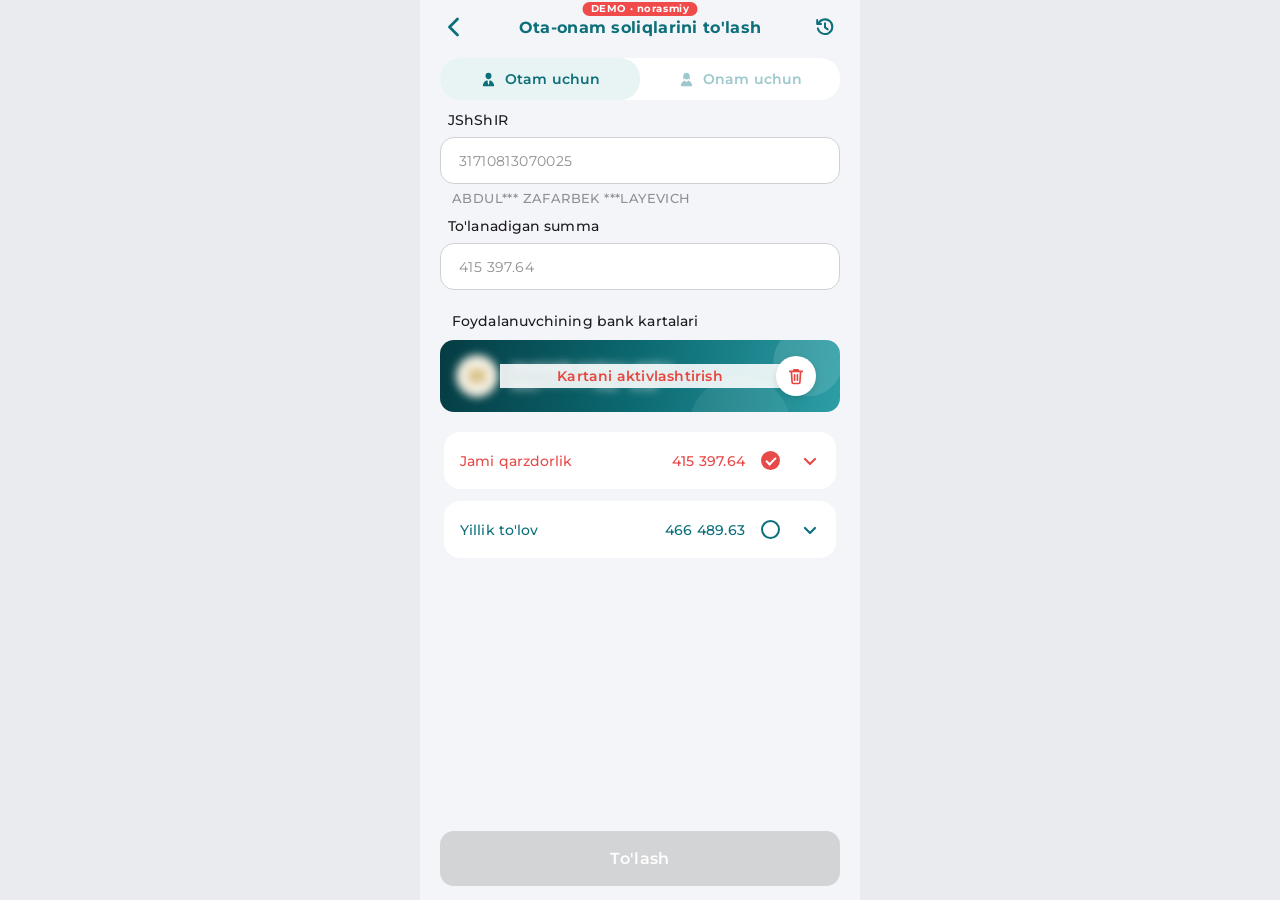
<file: ota-onam.html>
<!doctype html>
<html lang="uz">
<head>
  <meta charset="utf-8">
  <meta name="viewport" content="width=device-width, initial-scale=1, viewport-fit=cover, maximum-scale=1">
  <meta name="theme-color" content="#ffffff">
  <title>Ota-onam soliqlarini to'lash</title>
  <link rel="preconnect" href="https://fonts.googleapis.com">
  <link rel="preconnect" href="https://fonts.gstatic.com" crossorigin>
  <link href="https://fonts.googleapis.com/css2?family=Montserrat:wght@400;500;600;700;800&display=swap" rel="stylesheet">
  <link rel="stylesheet" href="assets/ilova.css">
  <link rel="stylesheet" href="assets/ota_ona.css">
</head>
<body class="sahifa-ichki">
  <svg xmlns="http://www.w3.org/2000/svg" style="display:none">
  <!-- Soliq gerbi (qanotli emblema) -->
  <symbol id="i-gerb" viewBox="0 0 48 48">
    <path fill="currentColor" d="M5 9.5Q24 2.5 43 9.5Q44.5 27 33.5 37L24 45 14.5 37Q3.5 27 5 9.5Z"/>
    <g fill="#fff"><circle cx="17.5" cy="11.2" r="1"/><circle cx="20.8" cy="10.5" r="1"/><circle cx="24" cy="10.3" r="1"/><circle cx="27.2" cy="10.5" r="1"/><circle cx="30.5" cy="11.2" r="1"/></g>
    <g fill="none" stroke="#fff" stroke-width="1.5" stroke-linecap="round">
      <path d="M8.5 16q6 5 9.5 14.5M39.5 16q-6 5-9.5 14.5M8.5 23q5 5.5 9 12M39.5 23q-5 5.5-9 12M12 31q3.5 3 7 7M36 31q-3.5 3-7 7"/>
    </g>
    <circle cx="24" cy="24.5" r="6.8" fill="#fff"/>
    <path fill="none" stroke="currentColor" stroke-width="2.2" stroke-linecap="round" stroke-linejoin="round" d="M21 28l5.5-6.2M22.3 21.5h4.6v4.6"/>
  </symbol>

  <!-- Qo'lda pul xaltasi (keshbek) -->
  <symbol id="i-keshbek" viewBox="0 0 48 48">
    <path fill="currentColor" d="M20 3.5h8l-2.2 4.2h-3.6z"/>
    <path fill="currentColor" d="M21 9h6c5 3.6 8.5 8.4 8.5 12.6 0 3.2-2.4 5.4-5.6 5.4H18.1c-3.2 0-5.6-2.2-5.6-5.4C12.5 17.4 16 12.6 21 9z"/>
    <path fill="none" stroke="#fff" stroke-width="1.6" stroke-linecap="round" d="M24 13.5v9M26.4 15.5c-.6-.8-1.4-1.1-2.4-1.1-1.4 0-2.4.7-2.4 1.8 0 2.6 4.9 1.4 4.9 4 0 1.1-1 1.9-2.5 1.9-1.1 0-2-.4-2.6-1.2"/>
    <g fill="currentColor" stroke="#fff" stroke-width="1.2"><rect x="29" y="22" width="12" height="4" rx="2"/><rect x="30" y="18.4" width="11" height="4" rx="2"/></g>
    <rect x="3" y="29" width="6.5" height="15" rx="1.5" fill="currentColor"/>
    <path fill="none" stroke="currentColor" stroke-width="2.7" stroke-linecap="round" stroke-linejoin="round" d="M10 31.5l7-2.6h10.5c2.6 0 2.6 4.2 0 4.2H20M10 41l4.2-1.8h12.4l14.2-8.8c2.2-1.3.2-4.6-2-3.4l-9.2 5"/>
  </symbol>

  <!-- Qo'l siqish (Soliq hamkor) -->
  <symbol id="i-hamkor" viewBox="0 0 48 48">
    <path fill="currentColor" d="M1.5 17.5l7.5-3.2 6.6 13.3-7.4 3.3z"/>
    <path fill="currentColor" d="M46.5 17.5L39 14.3l-6.6 13.3 7.4 3.3z"/>
    <path fill="currentColor" d="M37.8 16.6l-7.4-3.1c-2.4-1-4.3-.8-6.2.4l-6.7 4.4c-1.4 1-1.2 3 .4 3.6 1.6.6 3 .1 4.4-.8l2.7-1.7 9.5 8.2z"/>
    <path fill="currentColor" d="M10.3 16.4l6-2.4 1.6.6-3.2 2.1c-2.5 1.7-2.4 5.6.6 6.8 2.4.9 4.6.3 6.3-.8l1.6-1 8.6 7.4c1.2 1 .1 3-1.5 2.3l-.6-.3c.7 1.4-.6 2.8-2 2.1l-.8-.4c.4 1.4-1 2.5-2.3 1.8l-1-.5c0 1.3-1.4 2-2.5 1.3L15.6 30z"/>
    <g fill="none" stroke="#fff" stroke-width="1.3" stroke-linecap="round"><path d="M21.5 30.5l2.8 2.2M19 32.6l2.6 2M24.1 28.3l2.8 2.3"/></g>
  </symbol>

  <!-- Barqarorlik reytingi -->
  <symbol id="i-reyting" viewBox="0 0 48 48">
    <rect x="7" y="5" width="34" height="10" rx="3" fill="currentColor"/>
    <rect x="7" y="17.5" width="34" height="12.5" rx="3" fill="currentColor"/>
    <rect x="7" y="32.5" width="34" height="10" rx="3" fill="currentColor"/>
    <g fill="none" stroke="#fff" stroke-width="2" stroke-linecap="round"><path d="M12.5 10h6.5M24 10h11.5M12.5 37.5h6.5M24 37.5h11.5"/></g>
    <g fill="#fff"><path id="yulduz" d="M15 20.3l1.3 2.6 2.9.4-2.1 2 .5 2.8-2.6-1.3-2.6 1.3.5-2.8-2.1-2 2.9-.4z"/><use href="#yulduz" x="9"/><use href="#yulduz" x="18"/></g>
  </symbol>

  <!-- Uy -->
  <symbol id="i-uy" viewBox="0 0 48 48">
    <path fill="currentColor" d="M22.2 5.6a2.8 2.8 0 013.6 0l15.4 13.1c1.4 1.2.6 3.5-1.3 3.5H39V40a3 3 0 01-3 3H12a3 3 0 01-3-3V22.2h-.9c-1.9 0-2.7-2.3-1.3-3.5z"/>
    <path fill="none" stroke="#fff" stroke-width="2.4" d="M19.5 43V33.5a4.5 4.5 0 019 0V43"/>
  </symbol>

  <!-- Portfel ("Soliq" biznes) -->
  <symbol id="i-portfel" viewBox="0 0 48 48">
    <path fill="none" stroke="currentColor" stroke-width="3" d="M18 13V9.5A2.5 2.5 0 0120.5 7h7A2.5 2.5 0 0130 9.5V13"/>
    <rect x="5" y="12" width="38" height="29" rx="7" fill="currentColor"/>
    <path fill="none" stroke="#fff" stroke-width="2" d="M5.5 24.5h37"/>
    <rect x="20" y="21" width="8" height="7.5" rx="2" fill="currentColor" stroke="#fff" stroke-width="2"/>
  </symbol>

  <!-- Shaxs va qulf (Personal xizmatlar) -->
  <symbol id="i-shaxs-qulf" viewBox="0 0 48 48">
    <circle cx="20" cy="13" r="7.5" fill="currentColor"/>
    <path fill="currentColor" d="M5 41c0-9.5 6.6-15 15-15 3.4 0 6.2.8 8.5 2.4V41z"/>
    <path fill="none" stroke="#fff" stroke-width="5" stroke-linejoin="round" d="M27 30h14v12H27z"/>
    <path fill="none" stroke="currentColor" stroke-width="2.6" d="M30 30.5v-3a4 4 0 018 0v3"/>
    <rect x="27" y="30" width="14" height="12" rx="2.5" fill="currentColor"/>
    <circle cx="34" cy="35.3" r="1.6" fill="#fff"/><path stroke="#fff" stroke-width="1.6" stroke-linecap="round" d="M34 36.5v2.2"/>
  </symbol>

  <!-- Hamyon va belgi (To'lovlar) -->
  <symbol id="i-hamyon-check" viewBox="0 0 48 48">
    <path fill="currentColor" d="M14 10.5c0-1.9 1.6-3.5 3.5-3.5H29c3 0 5.5 2.5 5.5 5.5V14H38a5 5 0 015 5v3.5h-8.3a5.5 5.5 0 000 11H43V37a5 5 0 01-5 5H19a5 5 0 01-5-5z"/>
    <circle cx="35.2" cy="28" r="2.3" fill="currentColor"/>
    <path fill="currentColor" d="M34.7 24.5H44v7h-9.3a3.5 3.5 0 010-7z"/><circle cx="35" cy="28" r="1.7" fill="#fff"/>
    <circle cx="13" cy="33" r="9" fill="currentColor" stroke="#fff" stroke-width="2.5"/>
    <path fill="none" stroke="#fff" stroke-width="2.4" stroke-linecap="round" stroke-linejoin="round" d="M9.2 33.2l2.6 2.6 5-5.2"/>
  </symbol>

  <!-- Telefon va hujjatlar (jarimalar / kalkulyator) -->
  <symbol id="i-telefon-hujjat" viewBox="0 0 48 48">
    <rect x="18" y="4" width="25" height="28" rx="2.5" fill="currentColor"/>
    <g fill="none" stroke="#fff" stroke-width="2" stroke-linecap="round"><path d="M22.5 9.5h16M28 15h10.5M28 20h10.5M28 25h10.5"/></g>
    <rect x="6.5" y="15" width="19" height="29" rx="3.2" fill="#fff" stroke="currentColor" stroke-width="2.8"/>
    <path stroke="currentColor" stroke-width="2.4" d="M6.5 38.5h19"/>
    <circle cx="16" cy="27" r="5.6" fill="none" stroke="currentColor" stroke-width="2.2"/>
    <path fill="none" stroke="currentColor" stroke-width="2" stroke-linecap="round" stroke-linejoin="round" d="M13.6 27.1l1.7 1.7 3.2-3.4"/>
  </symbol>

  <!-- Ota-ona (ikki bola) -->
  <symbol id="i-otaona" viewBox="0 0 48 48">
    <circle cx="14.5" cy="9" r="4.6" fill="currentColor"/><circle cx="33.5" cy="9" r="4.6" fill="currentColor"/>
    <path fill="currentColor" d="M9 20c0-3 2.2-5.2 5.5-5.2s5.5 2.2 5.5 5.2v11.5h-11z"/>
    <rect x="9.6" y="29" width="4.2" height="15" rx="2.1" fill="currentColor"/><rect x="15.2" y="29" width="4.2" height="15" rx="2.1" fill="currentColor"/>
    <path fill="currentColor" d="M28.7 18.5c.8-2.4 2.6-3.7 4.8-3.7s4 1.3 4.8 3.7l3.6 13H25.1z"/>
    <rect x="28.8" y="29" width="4.2" height="15" rx="2.1" fill="currentColor"/><rect x="34" y="29" width="4.2" height="15" rx="2.1" fill="currentColor"/>
  </symbol>

  <!-- Chek va foiz (qarzni so'ndirish) -->
  <symbol id="i-chek-foiz" viewBox="0 0 48 48">
    <path fill="currentColor" d="M33.5 5H38a5.5 5.5 0 015.5 5.5v7H37V10a3.5 3.5 0 00-3.5-5z"/>
    <path fill="currentColor" d="M11.5 5h22A3.5 3.5 0 0137 8.5V44l-6.4-4.4-6.4 4.4-6.3-4.4L11.5 44A3.5 3.5 0 018 40.5V8.5A3.5 3.5 0 0111.5 5z"/>
    <path fill="none" stroke="#fff" stroke-width="2.5" stroke-linecap="round" d="M28 15L16.5 29"/>
    <circle cx="17.3" cy="16.3" r="2.5" fill="#fff"/><circle cx="27.3" cy="27.7" r="2.5" fill="#fff"/>
  </symbol>

  <!-- Guvohnoma (imtiyoz) -->
  <symbol id="i-guvohnoma" viewBox="0 0 48 48">
    <rect x="5.5" y="7" width="37" height="34" rx="3" fill="none" stroke="currentColor" stroke-width="3"/>
    <path fill="currentColor" d="M5.5 10a3 3 0 013-3h31a3 3 0 013 3v4.5h-37z"/>
    <g fill="#fff"><circle cx="10.5" cy="10.8" r="1"/><circle cx="14" cy="10.8" r="1"/><circle cx="17.5" cy="10.8" r="1"/></g>
    <circle cx="16.5" cy="24" r="5.2" fill="currentColor"/>
    <path fill="currentColor" d="M12.8 27.5v8l3.7-2.4 3.7 2.4v-8z"/>
    <g fill="none" stroke="currentColor" stroke-width="2.8" stroke-linecap="round"><path d="M25.5 22h12M25.5 29h12"/></g>
  </symbol>

  <!-- Hujjatlar -->
  <symbol id="i-hujjatlar" viewBox="0 0 48 48">
    <rect x="14" y="9" width="27" height="35" rx="3.5" fill="currentColor"/>
    <rect x="8" y="4" width="27" height="35" rx="3.5" fill="currentColor" stroke="#fff" stroke-width="2.2"/>
    <g fill="none" stroke="#fff" stroke-width="2.6" stroke-linecap="round"><path d="M14 13.5h15M14 20.5h15M14 27.5h10"/></g>
  </symbol>

  <!-- Hamyon va qog'oz (daromad va xarajat) -->
  <symbol id="i-hamyon-qogoz" viewBox="0 0 48 48">
    <path fill="currentColor" d="M18 4l14 3-2 10H16z" opacity=".75"/>
    <path fill="currentColor" d="M27 7l12 4-4 8H24z"/>
    <rect x="6" y="17" width="36" height="25" rx="5" fill="currentColor"/>
    <path fill="#fff" d="M32 25.5h10v9H32a4.5 4.5 0 010-9z"/><circle cx="33" cy="30" r="2" fill="currentColor"/>
  </symbol>

  <!-- Bank kartasi -->
  <symbol id="i-karta" viewBox="0 0 48 48">
    <rect x="5" y="10" width="38" height="28" rx="7" fill="currentColor"/>
    <path fill="#fff" d="M5 17.5h38v5.5H5z"/>
    <rect x="11" y="29" width="9" height="3.2" rx="1.6" fill="#fff"/><rect x="22.5" y="29" width="6" height="3.2" rx="1.6" fill="#fff"/>
  </symbol>

  <!-- QR skaner -->
  <symbol id="i-qr" viewBox="0 0 48 48">
    <g fill="none" stroke="currentColor" stroke-width="3" stroke-linecap="round" stroke-linejoin="round">
      <path d="M5 15V9a4 4 0 014-4h6M33 5h6a4 4 0 014 4v6M43 33v6a4 4 0 01-4 4h-6M15 43H9a4 4 0 01-4-4v-6"/>
      <rect x="12" y="12" width="9" height="9" rx="2.2"/><rect x="27" y="12" width="9" height="9" rx="2.2"/><rect x="12" y="27" width="9" height="9" rx="2.2"/>
      <path d="M27 27h3.5v3.5H27zM34 34v2h2M36 27v2.5"/>
    </g>
  </symbol>

  <!-- Tavsiyalar -->
  <symbol id="i-telefon" viewBox="0 0 48 48">
    <rect x="14" y="4" width="20" height="40" rx="3.5" fill="currentColor"/>
    <path stroke="#fff" stroke-width="2.2" stroke-linecap="round" d="M21 39h6"/>
  </symbol>
  <symbol id="i-pasport" viewBox="0 0 48 48">
    <rect x="31" y="9" width="10" height="34" rx="2" fill="currentColor"/>
    <g stroke="#fff" stroke-width="1.6"><path d="M33.5 14v24M36 14v24M38.5 14v24"/></g>
    <rect x="8" y="5" width="25" height="38" rx="2.5" fill="currentColor" stroke="#fff" stroke-width="1.6"/>
    <g fill="none" stroke="#fff" stroke-width="1.7"><circle cx="20.5" cy="28" r="7"/><path d="M13.5 28h14M20.5 21c-3.5 4-3.5 10 0 14M20.5 21c3.5 4 3.5 10 0 14"/></g>
    <g stroke="#fff" stroke-width="2" stroke-linecap="round"><path d="M13 11h4M20 11h8M13 15.5h15"/></g>
  </symbol>
  <symbol id="i-imzo" viewBox="0 0 48 48">
    <rect x="3" y="19" width="7" height="10" rx="1" fill="none" stroke="currentColor" stroke-width="2.4"/>
    <rect x="10" y="16" width="35" height="16" rx="8" fill="currentColor"/>
    <text x="27.5" y="27" fill="#fff" font-family="Georgia,serif" font-style="italic" font-size="8.5" text-anchor="middle">imzo</text>
  </symbol>

  <!-- Interfeys -->
  <symbol id="i-menyu" viewBox="0 0 24 24"><g fill="none" stroke="currentColor" stroke-width="2.4" stroke-linecap="round"><path d="M4 6.5h16M4 12h11M4 17.5h16"/></g></symbol>
  <symbol id="i-qidiruv" viewBox="0 0 24 24"><g fill="none" stroke="currentColor" stroke-width="2.4" stroke-linecap="round"><circle cx="10.5" cy="10.5" r="6.5"/><path d="M15.5 15.5L21 21"/></g></symbol>
  <symbol id="i-qongiroq" viewBox="0 0 24 24"><path fill="currentColor" d="M12 2.5a7 7 0 00-7 7v4.3l-1.8 2.9c-.5.8.1 1.8 1 1.8h15.6c.9 0 1.5-1 1-1.8L19 13.8V9.5a7 7 0 00-7-7z"/><path fill="currentColor" d="M9 19.5h6c0 1.6-1.4 2.5-3 2.5s-3-.9-3-2.5z"/></symbol>
  <symbol id="i-chevron" viewBox="0 0 24 24"><path fill="none" stroke="currentColor" stroke-width="2.6" stroke-linecap="round" stroke-linejoin="round" d="M9 5l7 7-7 7"/></symbol>
  <symbol id="i-orqaga" viewBox="0 0 24 24"><path fill="none" stroke="currentColor" stroke-width="2.8" stroke-linecap="round" stroke-linejoin="round" d="M15.5 4L7.5 12l8 8"/></symbol>
  <symbol id="i-yopish" viewBox="0 0 24 24"><path fill="none" stroke="currentColor" stroke-width="2.4" stroke-linecap="round" d="M6 6l12 12M18 6L6 18"/></symbol>

  <!-- Pastki menyu -->
  <symbol id="i-nav-uy" viewBox="0 0 48 48"><path fill="currentColor" d="M21.4 5.2a4 4 0 015.2 0l14.6 12.4a4 4 0 011.4 3V39a5 5 0 01-5 5H30.5V33a6.5 6.5 0 00-13 0v11H10.4a5 5 0 01-5-5V20.6a4 4 0 011.4-3z"/></symbol>
  <symbol id="i-nav-profil" viewBox="0 0 48 48"><circle cx="24" cy="24" r="19" fill="none" stroke="currentColor" stroke-width="3.4"/><circle cx="24" cy="19" r="7" fill="currentColor"/><path fill="currentColor" d="M11.5 37c2.3-5.6 7-8.5 12.5-8.5s10.2 2.9 12.5 8.5A17.6 17.6 0 0124 42a17.6 17.6 0 01-12.5-5z"/></symbol>
  <symbol id="i-nav-diagramma" viewBox="0 0 48 48"><path fill="currentColor" d="M21 9.2A17.5 17.5 0 1038.8 27H21z"/><path fill="currentColor" d="M25 4.5v18.5h18.5A18.5 18.5 0 0025 4.5z"/></symbol>
  <symbol id="i-nav-grid" viewBox="0 0 48 48"><g fill="currentColor"><rect x="5" y="5" width="17" height="17" rx="6"/><rect x="26" y="5" width="17" height="17" rx="6"/><rect x="5" y="26" width="17" height="17" rx="6"/><rect x="26" y="26" width="17" height="17" rx="6"/></g></symbol>
  <!-- Ota-onam sahifasi -->
  <symbol id="i-tarix" viewBox="0 0 24 24"><g fill="none" stroke="currentColor" stroke-width="2.2" stroke-linecap="round" stroke-linejoin="round"><path d="M4.2 13.5A8 8 0 104.8 8.2"/><path d="M3.5 4.5v4.2h4.2"/><path d="M12 8v4.5l3 2"/></g></symbol>
  <symbol id="i-ota" viewBox="0 0 24 24"><path fill="currentColor" d="M12 2.5c2.5 0 4.2 1.8 4.2 4.4S14.5 11.5 12 11.5 7.8 9.5 7.8 6.9 9.5 2.5 12 2.5z"/><path fill="currentColor" d="M4 21.5c0-4.6 2.8-7.6 6-8.3l2 3.2 2-3.2c3.2.7 6 3.7 6 8.3z"/><path fill="#fff" d="M11.3 14.6h1.4l.5 1-.6 3.4h-1.2l-.6-3.4z"/><path fill="currentColor" d="M8.2 6.2c.5-2.2 2-3.4 3.8-3.4 2 0 3.4 1.3 3.8 3.4-1.4-.4-2.6-1.2-3.4-2.2-.9 1.2-2.4 2-4.2 2.2z"/></symbol>
  <symbol id="i-ona" viewBox="0 0 24 24"><path fill="currentColor" d="M12 2.5c3 0 4.6 2.2 4.6 5v4.6c-1.2-.6-1.4-1-1.6-1.6-.7 1-1.8 1.5-3 1.5s-2.3-.5-3-1.5c-.2.6-.4 1-1.6 1.6V7.5c0-2.8 1.6-5 4.6-5z"/><path fill="currentColor" d="M4 21.5c0-4.4 2.6-7.3 5.6-8.1L12 16l2.4-2.6c3 .8 5.6 3.7 5.6 8.1z"/></symbol>
  <symbol id="i-savat" viewBox="0 0 24 24"><g fill="none" stroke="currentColor" stroke-width="2" stroke-linecap="round" stroke-linejoin="round"><path d="M4.5 6.5h15M9.5 6.5V4.5h5v2M6.5 6.5l.8 13a1.5 1.5 0 001.5 1.5h6.4a1.5 1.5 0 001.5-1.5l.8-13M10.3 10.5v6.5M13.7 10.5v6.5"/></g></symbol>
  <symbol id="i-chevron-past" viewBox="0 0 24 24"><path fill="none" stroke="currentColor" stroke-width="2.6" stroke-linecap="round" stroke-linejoin="round" d="M6 9.5l6 6 6-6"/></symbol>
  <symbol id="i-bolga" viewBox="0 0 48 48">
    <rect x="17" y="3.5" width="13" height="23" rx="3" transform="rotate(45 23.5 15)" fill="currentColor"/>
    <path fill="none" stroke="currentColor" stroke-width="5" stroke-linecap="round" d="M27 22l14 14"/>
    <rect x="5" y="38" width="22" height="6" rx="2.5" fill="currentColor"/>
  </symbol>
</svg>

  <div class="ekran">
    
<header class="sarlavha-bar">
  <a class="orqaga" href="xizmatlar.html?tab=soliqlarim" aria-label="Orqaga"><svg class="ik " aria-hidden="true"><use href="#i-orqaga"/></svg>
</a>
  <h1 class="sarlavha-kichik">Ota-onam soliqlarini to'lash</h1>
  <button class="tarix-btn" type="button" data-toast="To'lovlar tarixi bo'sh" aria-label="To'lovlar tarixi"><svg class="ik " aria-hidden="true"><use href="#i-tarix"/></svg>
</button>
</header>

<div class="segment" role="tablist">
  
  <button class="segment-el faol" type="button" role="tab" data-kim="otam">
    <svg class="ik " aria-hidden="true"><use href="#i-ota"/></svg>
Otam uchun
  </button>
  
  <button class="segment-el" type="button" role="tab" data-kim="onam">
    <svg class="ik " aria-hidden="true"><use href="#i-ona"/></svg>
Onam uchun
  </button>
  
</div>


<section class="shaxs-panel" data-panel="otam">
  <label class="maydon-nom">JShShIR</label>
  <div class="maydon">31710813070025</div>
  <div class="fio">ABDUL*** ZAFARBEK ***LAYEVICH</div>

  <label class="maydon-nom">To'lanadigan summa</label>
  <div class="maydon" data-summa>415 397.64</div>

  <div class="maydon-nom karta-nom">Foydalanuvchining bank kartalari</div>
  <div class="bank-karta" data-karta>
    <div class="karta-ichi">
      <span class="karta-logo">H</span>
      <span class="karta-matn">
        <span class="karta-egasi">JAVOXIR SADULLAYEV</span>
        <span class="karta-raqam">9860 **** **** 4162 &nbsp; 12/29</span>
      </span>
    </div>
    <button class="karta-aktiv" type="button" data-aktivlash>Kartani aktivlashtirish</button>
    <button class="karta-ochir" type="button" data-toast="Karta o'chirildi (demo)" aria-label="Kartani o'chirish"><svg class="ik " aria-hidden="true"><use href="#i-savat"/></svg>
</button>
  </div>

  <div class="tolov-qator qarz tanlangan" data-qator data-summa-qiymat="415 397.64">
    <button class="qator-bosh" type="button" data-tanla>
      <span class="qator-nom">Jami qarzdorlik</span>
      <span class="qator-summa">415 397.64</span>
      <span class="belgi"></span>
    </button>
    <button class="qator-och" type="button" data-och aria-label="Batafsil"><svg class="ik " aria-hidden="true"><use href="#i-chevron-past"/></svg>
</button>
    <div class="tafsilot">
      <div class="tafsilot-el"><span>Mol-mulk solig&#x27;i</span><span>286 120.40</span></div>
      <div class="tafsilot-el"><span>Yer solig&#x27;i</span><span>104 812.00</span></div>
      <div class="tafsilot-el"><span>Penya</span><span>24 465.24</span></div>
      
    </div>
  </div>

  <div class="tolov-qator yillik" data-qator data-summa-qiymat="466 489.63">
    <button class="qator-bosh" type="button" data-tanla>
      <span class="qator-nom">Yillik to'lov</span>
      <span class="qator-summa">466 489.63</span>
      <span class="belgi"></span>
    </button>
    <button class="qator-och" type="button" data-och aria-label="Batafsil"><svg class="ik " aria-hidden="true"><use href="#i-chevron-past"/></svg>
</button>
    <div class="tafsilot">
      <div class="tafsilot-el"><span>Mol-mulk solig&#x27;i</span><span>331 920.63</span></div><div class="tafsilot-el"><span>Yer solig&#x27;i</span><span>134 569.00</span></div>
    </div>
  </div>
</section>

<section class="shaxs-panel" data-panel="onam" hidden>
  <label class="maydon-nom">JShShIR</label>
  <div class="maydon">41204853070041</div>
  <div class="fio">MAH*** RAHIMOVNA ***LAYEVA</div>

  <label class="maydon-nom">To'lanadigan summa</label>
  <div class="maydon" data-summa>128 300.00</div>

  <div class="maydon-nom karta-nom">Foydalanuvchining bank kartalari</div>
  <div class="bank-karta" data-karta>
    <div class="karta-ichi">
      <span class="karta-logo">H</span>
      <span class="karta-matn">
        <span class="karta-egasi">JAVOXIR SADULLAYEV</span>
        <span class="karta-raqam">9860 **** **** 4162 &nbsp; 12/29</span>
      </span>
    </div>
    <button class="karta-aktiv" type="button" data-aktivlash>Kartani aktivlashtirish</button>
    <button class="karta-ochir" type="button" data-toast="Karta o'chirildi (demo)" aria-label="Kartani o'chirish"><svg class="ik " aria-hidden="true"><use href="#i-savat"/></svg>
</button>
  </div>

  <div class="tolov-qator qarz bosh" data-qator data-summa-qiymat="0.00">
    <button class="qator-bosh" type="button" data-tanla>
      <span class="qator-nom">Jami qarzdorlik</span>
      <span class="qator-summa">0.00</span>
      <span class="belgi"></span>
    </button>
    <button class="qator-och" type="button" data-och aria-label="Batafsil"><svg class="ik " aria-hidden="true"><use href="#i-chevron-past"/></svg>
</button>
    <div class="tafsilot">
      <div class="tafsilot-el bosh-matn">Qarzdorlik yo'q</div>
    </div>
  </div>

  <div class="tolov-qator yillik tanlangan" data-qator data-summa-qiymat="128 300.00">
    <button class="qator-bosh" type="button" data-tanla>
      <span class="qator-nom">Yillik to'lov</span>
      <span class="qator-summa">128 300.00</span>
      <span class="belgi"></span>
    </button>
    <button class="qator-och" type="button" data-och aria-label="Batafsil"><svg class="ik " aria-hidden="true"><use href="#i-chevron-past"/></svg>
</button>
    <div class="tafsilot">
      <div class="tafsilot-el"><span>Mol-mulk solig&#x27;i</span><span>82 300.00</span></div><div class="tafsilot-el"><span>Yer solig&#x27;i</span><span>46 000.00</span></div>
    </div>
  </div>
</section>


<div class="pastki-tugma">
  <button class="tolash-btn" type="button" id="tolashBtn" disabled>To'lash</button>
</div>

  </div>
  <div class="demo-belgi" aria-hidden="true">DEMO · norasmiy</div>
  <div class="toast" id="toast" role="status"></div>
  <script src="assets/ilova.js"></script>
  <script src="assets/ota_ona.js"></script>
</body>
</html>
</file>
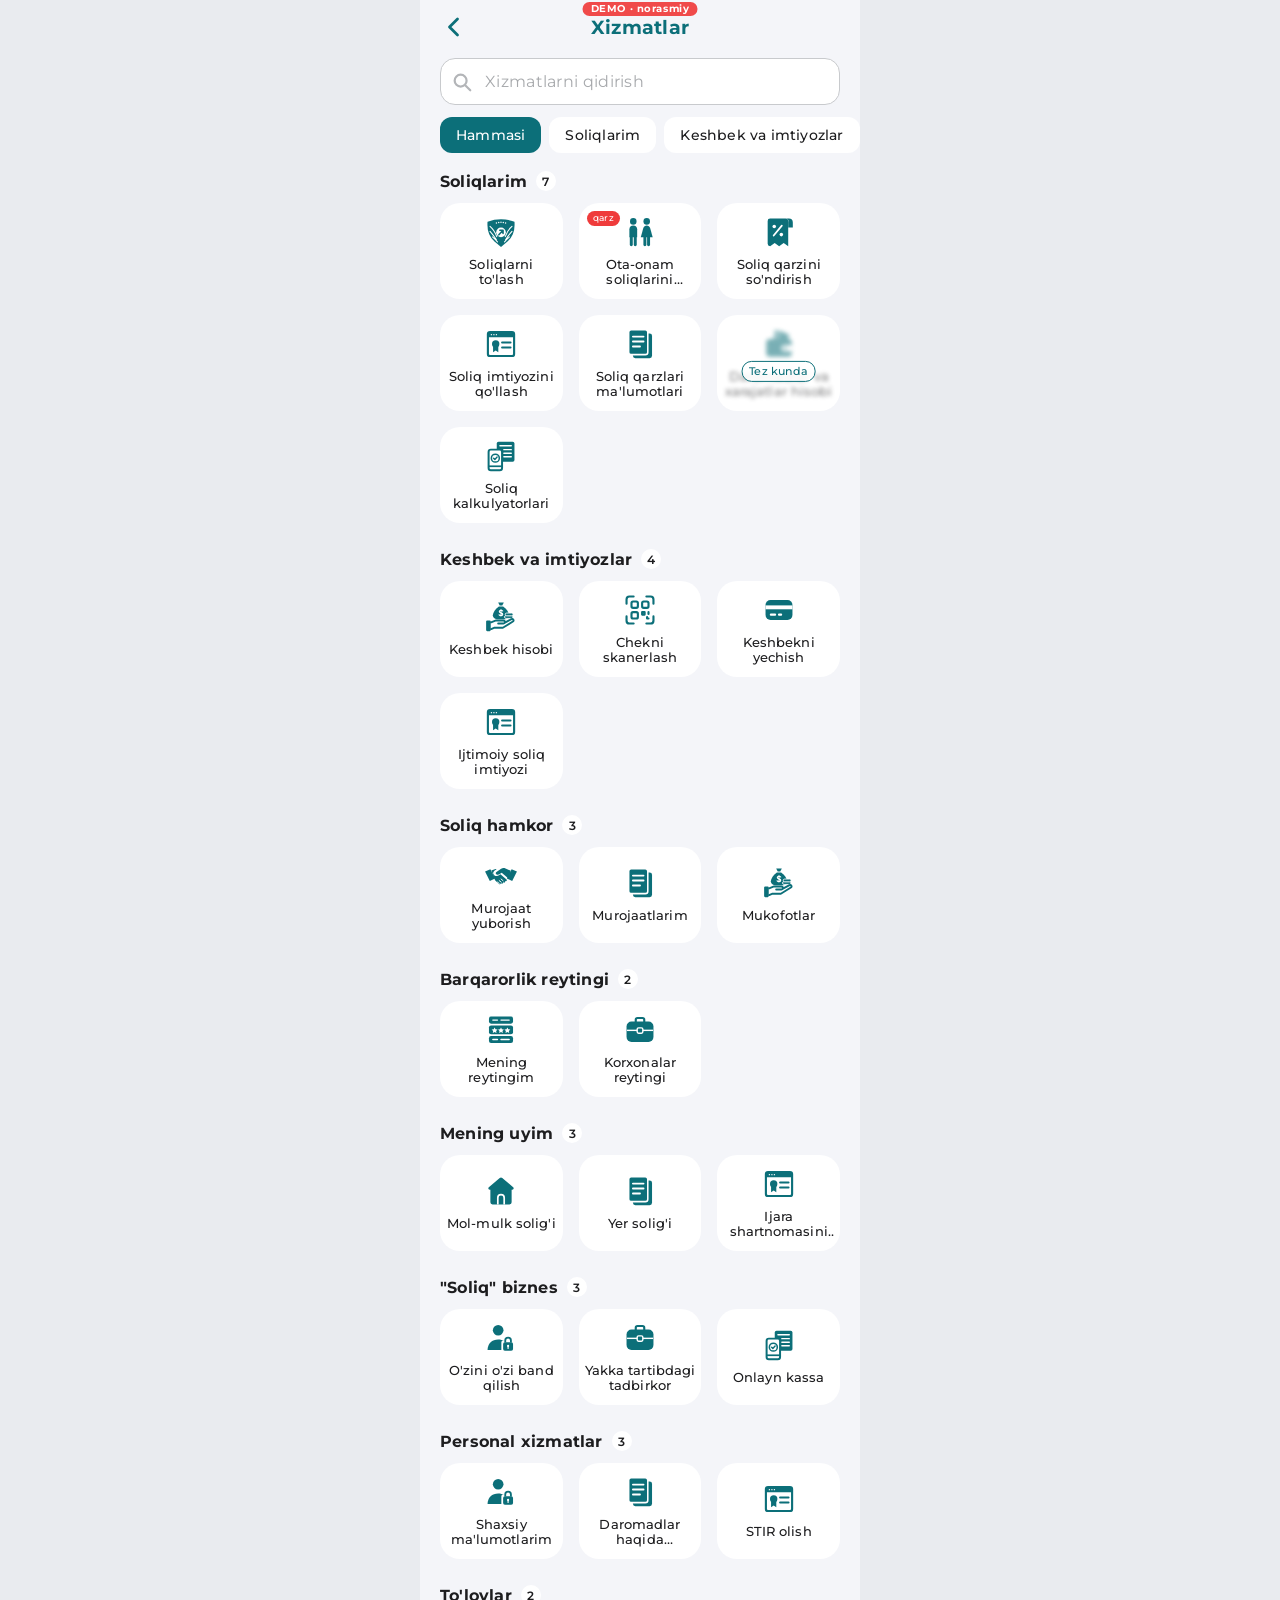
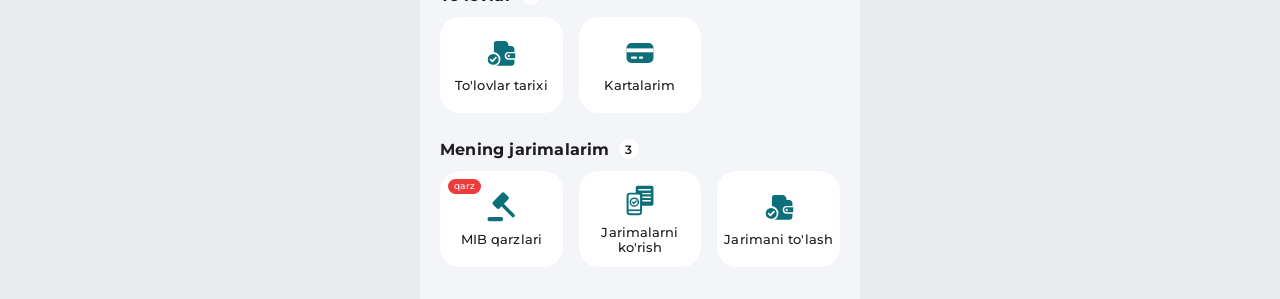
<file: xizmatlar.html>
<!doctype html>
<html lang="uz">
<head>
  <meta charset="utf-8">
  <meta name="viewport" content="width=device-width, initial-scale=1, viewport-fit=cover, maximum-scale=1">
  <meta name="theme-color" content="#ffffff">
  <title>Xizmatlar</title>
  <link rel="preconnect" href="https://fonts.googleapis.com">
  <link rel="preconnect" href="https://fonts.gstatic.com" crossorigin>
  <link href="https://fonts.googleapis.com/css2?family=Montserrat:wght@400;500;600;700;800&display=swap" rel="stylesheet">
  <link rel="stylesheet" href="assets/ilova.css">
  
</head>
<body class="sahifa-xizmatlar">
  <svg xmlns="http://www.w3.org/2000/svg" style="display:none">
  <!-- Soliq gerbi (qanotli emblema) -->
  <symbol id="i-gerb" viewBox="0 0 48 48">
    <path fill="currentColor" d="M5 9.5Q24 2.5 43 9.5Q44.5 27 33.5 37L24 45 14.5 37Q3.5 27 5 9.5Z"/>
    <g fill="#fff"><circle cx="17.5" cy="11.2" r="1"/><circle cx="20.8" cy="10.5" r="1"/><circle cx="24" cy="10.3" r="1"/><circle cx="27.2" cy="10.5" r="1"/><circle cx="30.5" cy="11.2" r="1"/></g>
    <g fill="none" stroke="#fff" stroke-width="1.5" stroke-linecap="round">
      <path d="M8.5 16q6 5 9.5 14.5M39.5 16q-6 5-9.5 14.5M8.5 23q5 5.5 9 12M39.5 23q-5 5.5-9 12M12 31q3.5 3 7 7M36 31q-3.5 3-7 7"/>
    </g>
    <circle cx="24" cy="24.5" r="6.8" fill="#fff"/>
    <path fill="none" stroke="currentColor" stroke-width="2.2" stroke-linecap="round" stroke-linejoin="round" d="M21 28l5.5-6.2M22.3 21.5h4.6v4.6"/>
  </symbol>

  <!-- Qo'lda pul xaltasi (keshbek) -->
  <symbol id="i-keshbek" viewBox="0 0 48 48">
    <path fill="currentColor" d="M20 3.5h8l-2.2 4.2h-3.6z"/>
    <path fill="currentColor" d="M21 9h6c5 3.6 8.5 8.4 8.5 12.6 0 3.2-2.4 5.4-5.6 5.4H18.1c-3.2 0-5.6-2.2-5.6-5.4C12.5 17.4 16 12.6 21 9z"/>
    <path fill="none" stroke="#fff" stroke-width="1.6" stroke-linecap="round" d="M24 13.5v9M26.4 15.5c-.6-.8-1.4-1.1-2.4-1.1-1.4 0-2.4.7-2.4 1.8 0 2.6 4.9 1.4 4.9 4 0 1.1-1 1.9-2.5 1.9-1.1 0-2-.4-2.6-1.2"/>
    <g fill="currentColor" stroke="#fff" stroke-width="1.2"><rect x="29" y="22" width="12" height="4" rx="2"/><rect x="30" y="18.4" width="11" height="4" rx="2"/></g>
    <rect x="3" y="29" width="6.5" height="15" rx="1.5" fill="currentColor"/>
    <path fill="none" stroke="currentColor" stroke-width="2.7" stroke-linecap="round" stroke-linejoin="round" d="M10 31.5l7-2.6h10.5c2.6 0 2.6 4.2 0 4.2H20M10 41l4.2-1.8h12.4l14.2-8.8c2.2-1.3.2-4.6-2-3.4l-9.2 5"/>
  </symbol>

  <!-- Qo'l siqish (Soliq hamkor) -->
  <symbol id="i-hamkor" viewBox="0 0 48 48">
    <path fill="currentColor" d="M1.5 17.5l7.5-3.2 6.6 13.3-7.4 3.3z"/>
    <path fill="currentColor" d="M46.5 17.5L39 14.3l-6.6 13.3 7.4 3.3z"/>
    <path fill="currentColor" d="M37.8 16.6l-7.4-3.1c-2.4-1-4.3-.8-6.2.4l-6.7 4.4c-1.4 1-1.2 3 .4 3.6 1.6.6 3 .1 4.4-.8l2.7-1.7 9.5 8.2z"/>
    <path fill="currentColor" d="M10.3 16.4l6-2.4 1.6.6-3.2 2.1c-2.5 1.7-2.4 5.6.6 6.8 2.4.9 4.6.3 6.3-.8l1.6-1 8.6 7.4c1.2 1 .1 3-1.5 2.3l-.6-.3c.7 1.4-.6 2.8-2 2.1l-.8-.4c.4 1.4-1 2.5-2.3 1.8l-1-.5c0 1.3-1.4 2-2.5 1.3L15.6 30z"/>
    <g fill="none" stroke="#fff" stroke-width="1.3" stroke-linecap="round"><path d="M21.5 30.5l2.8 2.2M19 32.6l2.6 2M24.1 28.3l2.8 2.3"/></g>
  </symbol>

  <!-- Barqarorlik reytingi -->
  <symbol id="i-reyting" viewBox="0 0 48 48">
    <rect x="7" y="5" width="34" height="10" rx="3" fill="currentColor"/>
    <rect x="7" y="17.5" width="34" height="12.5" rx="3" fill="currentColor"/>
    <rect x="7" y="32.5" width="34" height="10" rx="3" fill="currentColor"/>
    <g fill="none" stroke="#fff" stroke-width="2" stroke-linecap="round"><path d="M12.5 10h6.5M24 10h11.5M12.5 37.5h6.5M24 37.5h11.5"/></g>
    <g fill="#fff"><path id="yulduz" d="M15 20.3l1.3 2.6 2.9.4-2.1 2 .5 2.8-2.6-1.3-2.6 1.3.5-2.8-2.1-2 2.9-.4z"/><use href="#yulduz" x="9"/><use href="#yulduz" x="18"/></g>
  </symbol>

  <!-- Uy -->
  <symbol id="i-uy" viewBox="0 0 48 48">
    <path fill="currentColor" d="M22.2 5.6a2.8 2.8 0 013.6 0l15.4 13.1c1.4 1.2.6 3.5-1.3 3.5H39V40a3 3 0 01-3 3H12a3 3 0 01-3-3V22.2h-.9c-1.9 0-2.7-2.3-1.3-3.5z"/>
    <path fill="none" stroke="#fff" stroke-width="2.4" d="M19.5 43V33.5a4.5 4.5 0 019 0V43"/>
  </symbol>

  <!-- Portfel ("Soliq" biznes) -->
  <symbol id="i-portfel" viewBox="0 0 48 48">
    <path fill="none" stroke="currentColor" stroke-width="3" d="M18 13V9.5A2.5 2.5 0 0120.5 7h7A2.5 2.5 0 0130 9.5V13"/>
    <rect x="5" y="12" width="38" height="29" rx="7" fill="currentColor"/>
    <path fill="none" stroke="#fff" stroke-width="2" d="M5.5 24.5h37"/>
    <rect x="20" y="21" width="8" height="7.5" rx="2" fill="currentColor" stroke="#fff" stroke-width="2"/>
  </symbol>

  <!-- Shaxs va qulf (Personal xizmatlar) -->
  <symbol id="i-shaxs-qulf" viewBox="0 0 48 48">
    <circle cx="20" cy="13" r="7.5" fill="currentColor"/>
    <path fill="currentColor" d="M5 41c0-9.5 6.6-15 15-15 3.4 0 6.2.8 8.5 2.4V41z"/>
    <path fill="none" stroke="#fff" stroke-width="5" stroke-linejoin="round" d="M27 30h14v12H27z"/>
    <path fill="none" stroke="currentColor" stroke-width="2.6" d="M30 30.5v-3a4 4 0 018 0v3"/>
    <rect x="27" y="30" width="14" height="12" rx="2.5" fill="currentColor"/>
    <circle cx="34" cy="35.3" r="1.6" fill="#fff"/><path stroke="#fff" stroke-width="1.6" stroke-linecap="round" d="M34 36.5v2.2"/>
  </symbol>

  <!-- Hamyon va belgi (To'lovlar) -->
  <symbol id="i-hamyon-check" viewBox="0 0 48 48">
    <path fill="currentColor" d="M14 10.5c0-1.9 1.6-3.5 3.5-3.5H29c3 0 5.5 2.5 5.5 5.5V14H38a5 5 0 015 5v3.5h-8.3a5.5 5.5 0 000 11H43V37a5 5 0 01-5 5H19a5 5 0 01-5-5z"/>
    <circle cx="35.2" cy="28" r="2.3" fill="currentColor"/>
    <path fill="currentColor" d="M34.7 24.5H44v7h-9.3a3.5 3.5 0 010-7z"/><circle cx="35" cy="28" r="1.7" fill="#fff"/>
    <circle cx="13" cy="33" r="9" fill="currentColor" stroke="#fff" stroke-width="2.5"/>
    <path fill="none" stroke="#fff" stroke-width="2.4" stroke-linecap="round" stroke-linejoin="round" d="M9.2 33.2l2.6 2.6 5-5.2"/>
  </symbol>

  <!-- Telefon va hujjatlar (jarimalar / kalkulyator) -->
  <symbol id="i-telefon-hujjat" viewBox="0 0 48 48">
    <rect x="18" y="4" width="25" height="28" rx="2.5" fill="currentColor"/>
    <g fill="none" stroke="#fff" stroke-width="2" stroke-linecap="round"><path d="M22.5 9.5h16M28 15h10.5M28 20h10.5M28 25h10.5"/></g>
    <rect x="6.5" y="15" width="19" height="29" rx="3.2" fill="#fff" stroke="currentColor" stroke-width="2.8"/>
    <path stroke="currentColor" stroke-width="2.4" d="M6.5 38.5h19"/>
    <circle cx="16" cy="27" r="5.6" fill="none" stroke="currentColor" stroke-width="2.2"/>
    <path fill="none" stroke="currentColor" stroke-width="2" stroke-linecap="round" stroke-linejoin="round" d="M13.6 27.1l1.7 1.7 3.2-3.4"/>
  </symbol>

  <!-- Ota-ona (ikki bola) -->
  <symbol id="i-otaona" viewBox="0 0 48 48">
    <circle cx="14.5" cy="9" r="4.6" fill="currentColor"/><circle cx="33.5" cy="9" r="4.6" fill="currentColor"/>
    <path fill="currentColor" d="M9 20c0-3 2.2-5.2 5.5-5.2s5.5 2.2 5.5 5.2v11.5h-11z"/>
    <rect x="9.6" y="29" width="4.2" height="15" rx="2.1" fill="currentColor"/><rect x="15.2" y="29" width="4.2" height="15" rx="2.1" fill="currentColor"/>
    <path fill="currentColor" d="M28.7 18.5c.8-2.4 2.6-3.7 4.8-3.7s4 1.3 4.8 3.7l3.6 13H25.1z"/>
    <rect x="28.8" y="29" width="4.2" height="15" rx="2.1" fill="currentColor"/><rect x="34" y="29" width="4.2" height="15" rx="2.1" fill="currentColor"/>
  </symbol>

  <!-- Chek va foiz (qarzni so'ndirish) -->
  <symbol id="i-chek-foiz" viewBox="0 0 48 48">
    <path fill="currentColor" d="M33.5 5H38a5.5 5.5 0 015.5 5.5v7H37V10a3.5 3.5 0 00-3.5-5z"/>
    <path fill="currentColor" d="M11.5 5h22A3.5 3.5 0 0137 8.5V44l-6.4-4.4-6.4 4.4-6.3-4.4L11.5 44A3.5 3.5 0 018 40.5V8.5A3.5 3.5 0 0111.5 5z"/>
    <path fill="none" stroke="#fff" stroke-width="2.5" stroke-linecap="round" d="M28 15L16.5 29"/>
    <circle cx="17.3" cy="16.3" r="2.5" fill="#fff"/><circle cx="27.3" cy="27.7" r="2.5" fill="#fff"/>
  </symbol>

  <!-- Guvohnoma (imtiyoz) -->
  <symbol id="i-guvohnoma" viewBox="0 0 48 48">
    <rect x="5.5" y="7" width="37" height="34" rx="3" fill="none" stroke="currentColor" stroke-width="3"/>
    <path fill="currentColor" d="M5.5 10a3 3 0 013-3h31a3 3 0 013 3v4.5h-37z"/>
    <g fill="#fff"><circle cx="10.5" cy="10.8" r="1"/><circle cx="14" cy="10.8" r="1"/><circle cx="17.5" cy="10.8" r="1"/></g>
    <circle cx="16.5" cy="24" r="5.2" fill="currentColor"/>
    <path fill="currentColor" d="M12.8 27.5v8l3.7-2.4 3.7 2.4v-8z"/>
    <g fill="none" stroke="currentColor" stroke-width="2.8" stroke-linecap="round"><path d="M25.5 22h12M25.5 29h12"/></g>
  </symbol>

  <!-- Hujjatlar -->
  <symbol id="i-hujjatlar" viewBox="0 0 48 48">
    <rect x="14" y="9" width="27" height="35" rx="3.5" fill="currentColor"/>
    <rect x="8" y="4" width="27" height="35" rx="3.5" fill="currentColor" stroke="#fff" stroke-width="2.2"/>
    <g fill="none" stroke="#fff" stroke-width="2.6" stroke-linecap="round"><path d="M14 13.5h15M14 20.5h15M14 27.5h10"/></g>
  </symbol>

  <!-- Hamyon va qog'oz (daromad va xarajat) -->
  <symbol id="i-hamyon-qogoz" viewBox="0 0 48 48">
    <path fill="currentColor" d="M18 4l14 3-2 10H16z" opacity=".75"/>
    <path fill="currentColor" d="M27 7l12 4-4 8H24z"/>
    <rect x="6" y="17" width="36" height="25" rx="5" fill="currentColor"/>
    <path fill="#fff" d="M32 25.5h10v9H32a4.5 4.5 0 010-9z"/><circle cx="33" cy="30" r="2" fill="currentColor"/>
  </symbol>

  <!-- Bank kartasi -->
  <symbol id="i-karta" viewBox="0 0 48 48">
    <rect x="5" y="10" width="38" height="28" rx="7" fill="currentColor"/>
    <path fill="#fff" d="M5 17.5h38v5.5H5z"/>
    <rect x="11" y="29" width="9" height="3.2" rx="1.6" fill="#fff"/><rect x="22.5" y="29" width="6" height="3.2" rx="1.6" fill="#fff"/>
  </symbol>

  <!-- QR skaner -->
  <symbol id="i-qr" viewBox="0 0 48 48">
    <g fill="none" stroke="currentColor" stroke-width="3" stroke-linecap="round" stroke-linejoin="round">
      <path d="M5 15V9a4 4 0 014-4h6M33 5h6a4 4 0 014 4v6M43 33v6a4 4 0 01-4 4h-6M15 43H9a4 4 0 01-4-4v-6"/>
      <rect x="12" y="12" width="9" height="9" rx="2.2"/><rect x="27" y="12" width="9" height="9" rx="2.2"/><rect x="12" y="27" width="9" height="9" rx="2.2"/>
      <path d="M27 27h3.5v3.5H27zM34 34v2h2M36 27v2.5"/>
    </g>
  </symbol>

  <!-- Tavsiyalar -->
  <symbol id="i-telefon" viewBox="0 0 48 48">
    <rect x="14" y="4" width="20" height="40" rx="3.5" fill="currentColor"/>
    <path stroke="#fff" stroke-width="2.2" stroke-linecap="round" d="M21 39h6"/>
  </symbol>
  <symbol id="i-pasport" viewBox="0 0 48 48">
    <rect x="31" y="9" width="10" height="34" rx="2" fill="currentColor"/>
    <g stroke="#fff" stroke-width="1.6"><path d="M33.5 14v24M36 14v24M38.5 14v24"/></g>
    <rect x="8" y="5" width="25" height="38" rx="2.5" fill="currentColor" stroke="#fff" stroke-width="1.6"/>
    <g fill="none" stroke="#fff" stroke-width="1.7"><circle cx="20.5" cy="28" r="7"/><path d="M13.5 28h14M20.5 21c-3.5 4-3.5 10 0 14M20.5 21c3.5 4 3.5 10 0 14"/></g>
    <g stroke="#fff" stroke-width="2" stroke-linecap="round"><path d="M13 11h4M20 11h8M13 15.5h15"/></g>
  </symbol>
  <symbol id="i-imzo" viewBox="0 0 48 48">
    <rect x="3" y="19" width="7" height="10" rx="1" fill="none" stroke="currentColor" stroke-width="2.4"/>
    <rect x="10" y="16" width="35" height="16" rx="8" fill="currentColor"/>
    <text x="27.5" y="27" fill="#fff" font-family="Georgia,serif" font-style="italic" font-size="8.5" text-anchor="middle">imzo</text>
  </symbol>

  <!-- Interfeys -->
  <symbol id="i-menyu" viewBox="0 0 24 24"><g fill="none" stroke="currentColor" stroke-width="2.4" stroke-linecap="round"><path d="M4 6.5h16M4 12h11M4 17.5h16"/></g></symbol>
  <symbol id="i-qidiruv" viewBox="0 0 24 24"><g fill="none" stroke="currentColor" stroke-width="2.4" stroke-linecap="round"><circle cx="10.5" cy="10.5" r="6.5"/><path d="M15.5 15.5L21 21"/></g></symbol>
  <symbol id="i-qongiroq" viewBox="0 0 24 24"><path fill="currentColor" d="M12 2.5a7 7 0 00-7 7v4.3l-1.8 2.9c-.5.8.1 1.8 1 1.8h15.6c.9 0 1.5-1 1-1.8L19 13.8V9.5a7 7 0 00-7-7z"/><path fill="currentColor" d="M9 19.5h6c0 1.6-1.4 2.5-3 2.5s-3-.9-3-2.5z"/></symbol>
  <symbol id="i-chevron" viewBox="0 0 24 24"><path fill="none" stroke="currentColor" stroke-width="2.6" stroke-linecap="round" stroke-linejoin="round" d="M9 5l7 7-7 7"/></symbol>
  <symbol id="i-orqaga" viewBox="0 0 24 24"><path fill="none" stroke="currentColor" stroke-width="2.8" stroke-linecap="round" stroke-linejoin="round" d="M15.5 4L7.5 12l8 8"/></symbol>
  <symbol id="i-yopish" viewBox="0 0 24 24"><path fill="none" stroke="currentColor" stroke-width="2.4" stroke-linecap="round" d="M6 6l12 12M18 6L6 18"/></symbol>

  <!-- Pastki menyu -->
  <symbol id="i-nav-uy" viewBox="0 0 48 48"><path fill="currentColor" d="M21.4 5.2a4 4 0 015.2 0l14.6 12.4a4 4 0 011.4 3V39a5 5 0 01-5 5H30.5V33a6.5 6.5 0 00-13 0v11H10.4a5 5 0 01-5-5V20.6a4 4 0 011.4-3z"/></symbol>
  <symbol id="i-nav-profil" viewBox="0 0 48 48"><circle cx="24" cy="24" r="19" fill="none" stroke="currentColor" stroke-width="3.4"/><circle cx="24" cy="19" r="7" fill="currentColor"/><path fill="currentColor" d="M11.5 37c2.3-5.6 7-8.5 12.5-8.5s10.2 2.9 12.5 8.5A17.6 17.6 0 0124 42a17.6 17.6 0 01-12.5-5z"/></symbol>
  <symbol id="i-nav-diagramma" viewBox="0 0 48 48"><path fill="currentColor" d="M21 9.2A17.5 17.5 0 1038.8 27H21z"/><path fill="currentColor" d="M25 4.5v18.5h18.5A18.5 18.5 0 0025 4.5z"/></symbol>
  <symbol id="i-nav-grid" viewBox="0 0 48 48"><g fill="currentColor"><rect x="5" y="5" width="17" height="17" rx="6"/><rect x="26" y="5" width="17" height="17" rx="6"/><rect x="5" y="26" width="17" height="17" rx="6"/><rect x="26" y="26" width="17" height="17" rx="6"/></g></symbol>
  <!-- Ota-onam sahifasi -->
  <symbol id="i-tarix" viewBox="0 0 24 24"><g fill="none" stroke="currentColor" stroke-width="2.2" stroke-linecap="round" stroke-linejoin="round"><path d="M4.2 13.5A8 8 0 104.8 8.2"/><path d="M3.5 4.5v4.2h4.2"/><path d="M12 8v4.5l3 2"/></g></symbol>
  <symbol id="i-ota" viewBox="0 0 24 24"><path fill="currentColor" d="M12 2.5c2.5 0 4.2 1.8 4.2 4.4S14.5 11.5 12 11.5 7.8 9.5 7.8 6.9 9.5 2.5 12 2.5z"/><path fill="currentColor" d="M4 21.5c0-4.6 2.8-7.6 6-8.3l2 3.2 2-3.2c3.2.7 6 3.7 6 8.3z"/><path fill="#fff" d="M11.3 14.6h1.4l.5 1-.6 3.4h-1.2l-.6-3.4z"/><path fill="currentColor" d="M8.2 6.2c.5-2.2 2-3.4 3.8-3.4 2 0 3.4 1.3 3.8 3.4-1.4-.4-2.6-1.2-3.4-2.2-.9 1.2-2.4 2-4.2 2.2z"/></symbol>
  <symbol id="i-ona" viewBox="0 0 24 24"><path fill="currentColor" d="M12 2.5c3 0 4.6 2.2 4.6 5v4.6c-1.2-.6-1.4-1-1.6-1.6-.7 1-1.8 1.5-3 1.5s-2.3-.5-3-1.5c-.2.6-.4 1-1.6 1.6V7.5c0-2.8 1.6-5 4.6-5z"/><path fill="currentColor" d="M4 21.5c0-4.4 2.6-7.3 5.6-8.1L12 16l2.4-2.6c3 .8 5.6 3.7 5.6 8.1z"/></symbol>
  <symbol id="i-savat" viewBox="0 0 24 24"><g fill="none" stroke="currentColor" stroke-width="2" stroke-linecap="round" stroke-linejoin="round"><path d="M4.5 6.5h15M9.5 6.5V4.5h5v2M6.5 6.5l.8 13a1.5 1.5 0 001.5 1.5h6.4a1.5 1.5 0 001.5-1.5l.8-13M10.3 10.5v6.5M13.7 10.5v6.5"/></g></symbol>
  <symbol id="i-chevron-past" viewBox="0 0 24 24"><path fill="none" stroke="currentColor" stroke-width="2.6" stroke-linecap="round" stroke-linejoin="round" d="M6 9.5l6 6 6-6"/></symbol>
  <symbol id="i-bolga" viewBox="0 0 48 48">
    <rect x="17" y="3.5" width="13" height="23" rx="3" transform="rotate(45 23.5 15)" fill="currentColor"/>
    <path fill="none" stroke="currentColor" stroke-width="5" stroke-linecap="round" d="M27 22l14 14"/>
    <rect x="5" y="38" width="22" height="6" rx="2.5" fill="currentColor"/>
  </symbol>
</svg>

  <div class="ekran">
    
<header class="sarlavha-bar">
  <a class="orqaga" href="index.html" aria-label="Orqaga"><svg class="ik " aria-hidden="true"><use href="#i-orqaga"/></svg>
</a>
  <h1>Xizmatlar</h1>
</header>

<label class="qidiruv">
  <svg class="ik qidiruv-ikon" aria-hidden="true"><use href="#i-qidiruv"/></svg>

  <input type="search" id="qidiruv" placeholder="Xizmatlarni qidirish" autocomplete="off">
</label>

<div class="chiplar" id="chiplar" role="tablist">
  <button class="chip faol" type="button" data-tab="hammasi">Hammasi</button>
  
  <button class="chip" type="button" data-tab="soliqlarim">Soliqlarim</button>
  
  <button class="chip" type="button" data-tab="keshbek">Keshbek va imtiyozlar</button>
  
  <button class="chip" type="button" data-tab="hamkor">Soliq hamkor</button>
  
  <button class="chip" type="button" data-tab="reyting">Barqarorlik reytingi</button>
  
  <button class="chip" type="button" data-tab="uyim">Mening uyim</button>
  
  <button class="chip" type="button" data-tab="biznes">&quot;Soliq&quot; biznes</button>
  
  <button class="chip" type="button" data-tab="personal">Personal xizmatlar</button>
  
  <button class="chip" type="button" data-tab="tolovlar">To&#x27;lovlar</button>
  
  <button class="chip" type="button" data-tab="jarimalar">Mening jarimalarim</button>
  
</div>

<main class="bolimlar">
  
  <section class="bolim" data-bolim="soliqlarim">
    <h2 class="bolim-nom">Soliqlarim <span class="soni">7</span></h2>
    <div class="grid">
      
      <a class="plitka" data-nom="soliqlarni to&#x27;lash"
         href="#" data-toast="Soliqlarni to&#x27;lash">
        
        <span class="plitka-ichi">
          <svg class="ik plitka-ikon" aria-hidden="true"><use href="#i-gerb"/></svg>

          <span class="plitka-nom">Soliqlarni to&#x27;lash</span>
        </span>
        
      </a>
      
      <a class="plitka" data-nom="ota-onam soliqlarini to&#x27;lash"
         href="ota-onam.html">
        <span class="nishon">qarz</span>
        <span class="plitka-ichi">
          <svg class="ik plitka-ikon" aria-hidden="true"><use href="#i-otaona"/></svg>

          <span class="plitka-nom">Ota-onam soliqlarini to&#x27;lash</span>
        </span>
        
      </a>
      
      <a class="plitka" data-nom="soliq qarzini so&#x27;ndirish"
         href="#" data-toast="Soliq qarzini so&#x27;ndirish">
        
        <span class="plitka-ichi">
          <svg class="ik plitka-ikon" aria-hidden="true"><use href="#i-chek-foiz"/></svg>

          <span class="plitka-nom">Soliq qarzini so&#x27;ndirish</span>
        </span>
        
      </a>
      
      <a class="plitka" data-nom="soliq imtiyozini qo&#x27;llash"
         href="#" data-toast="Soliq imtiyozini qo&#x27;llash">
        
        <span class="plitka-ichi">
          <svg class="ik plitka-ikon" aria-hidden="true"><use href="#i-guvohnoma"/></svg>

          <span class="plitka-nom">Soliq imtiyozini qo&#x27;llash</span>
        </span>
        
      </a>
      
      <a class="plitka" data-nom="soliq qarzlari ma&#x27;lumotlari"
         href="#" data-toast="Soliq qarzlari ma&#x27;lumotlari">
        
        <span class="plitka-ichi">
          <svg class="ik plitka-ikon" aria-hidden="true"><use href="#i-hujjatlar"/></svg>

          <span class="plitka-nom">Soliq qarzlari ma&#x27;lumotlari</span>
        </span>
        
      </a>
      
      <a class="plitka tez-kunda" data-nom="daromadlar va xarajatlar hisobi"
         href="#" data-toast="Bu xizmat tez kunda ishga tushadi">
        
        <span class="plitka-ichi">
          <svg class="ik plitka-ikon" aria-hidden="true"><use href="#i-hamyon-qogoz"/></svg>

          <span class="plitka-nom">Daromadlar va xarajatlar hisobi</span>
        </span>
        <span class="tez-belgi">Tez kunda</span>
      </a>
      
      <a class="plitka" data-nom="soliq kalkulyatorlari"
         href="#" data-toast="Soliq kalkulyatorlari">
        
        <span class="plitka-ichi">
          <svg class="ik plitka-ikon" aria-hidden="true"><use href="#i-telefon-hujjat"/></svg>

          <span class="plitka-nom">Soliq kalkulyatorlari</span>
        </span>
        
      </a>
      
    </div>
  </section>
  
  <section class="bolim" data-bolim="keshbek">
    <h2 class="bolim-nom">Keshbek va imtiyozlar <span class="soni">4</span></h2>
    <div class="grid">
      
      <a class="plitka" data-nom="keshbek hisobi"
         href="#" data-toast="Keshbek hisobi">
        
        <span class="plitka-ichi">
          <svg class="ik plitka-ikon" aria-hidden="true"><use href="#i-keshbek"/></svg>

          <span class="plitka-nom">Keshbek hisobi</span>
        </span>
        
      </a>
      
      <a class="plitka" data-nom="chekni skanerlash"
         href="#" data-toast="Chekni skanerlash">
        
        <span class="plitka-ichi">
          <svg class="ik plitka-ikon" aria-hidden="true"><use href="#i-qr"/></svg>

          <span class="plitka-nom">Chekni skanerlash</span>
        </span>
        
      </a>
      
      <a class="plitka" data-nom="keshbekni yechish"
         href="#" data-toast="Keshbekni yechish">
        
        <span class="plitka-ichi">
          <svg class="ik plitka-ikon" aria-hidden="true"><use href="#i-karta"/></svg>

          <span class="plitka-nom">Keshbekni yechish</span>
        </span>
        
      </a>
      
      <a class="plitka" data-nom="ijtimoiy soliq imtiyozi"
         href="#" data-toast="Ijtimoiy soliq imtiyozi">
        
        <span class="plitka-ichi">
          <svg class="ik plitka-ikon" aria-hidden="true"><use href="#i-guvohnoma"/></svg>

          <span class="plitka-nom">Ijtimoiy soliq imtiyozi</span>
        </span>
        
      </a>
      
    </div>
  </section>
  
  <section class="bolim" data-bolim="hamkor">
    <h2 class="bolim-nom">Soliq hamkor <span class="soni">3</span></h2>
    <div class="grid">
      
      <a class="plitka" data-nom="murojaat yuborish"
         href="#" data-toast="Murojaat yuborish">
        
        <span class="plitka-ichi">
          <svg class="ik plitka-ikon" aria-hidden="true"><use href="#i-hamkor"/></svg>

          <span class="plitka-nom">Murojaat yuborish</span>
        </span>
        
      </a>
      
      <a class="plitka" data-nom="murojaatlarim"
         href="#" data-toast="Murojaatlarim">
        
        <span class="plitka-ichi">
          <svg class="ik plitka-ikon" aria-hidden="true"><use href="#i-hujjatlar"/></svg>

          <span class="plitka-nom">Murojaatlarim</span>
        </span>
        
      </a>
      
      <a class="plitka" data-nom="mukofotlar"
         href="#" data-toast="Mukofotlar">
        
        <span class="plitka-ichi">
          <svg class="ik plitka-ikon" aria-hidden="true"><use href="#i-keshbek"/></svg>

          <span class="plitka-nom">Mukofotlar</span>
        </span>
        
      </a>
      
    </div>
  </section>
  
  <section class="bolim" data-bolim="reyting">
    <h2 class="bolim-nom">Barqarorlik reytingi <span class="soni">2</span></h2>
    <div class="grid">
      
      <a class="plitka" data-nom="mening reytingim"
         href="#" data-toast="Mening reytingim">
        
        <span class="plitka-ichi">
          <svg class="ik plitka-ikon" aria-hidden="true"><use href="#i-reyting"/></svg>

          <span class="plitka-nom">Mening reytingim</span>
        </span>
        
      </a>
      
      <a class="plitka" data-nom="korxonalar reytingi"
         href="#" data-toast="Korxonalar reytingi">
        
        <span class="plitka-ichi">
          <svg class="ik plitka-ikon" aria-hidden="true"><use href="#i-portfel"/></svg>

          <span class="plitka-nom">Korxonalar reytingi</span>
        </span>
        
      </a>
      
    </div>
  </section>
  
  <section class="bolim" data-bolim="uyim">
    <h2 class="bolim-nom">Mening uyim <span class="soni">3</span></h2>
    <div class="grid">
      
      <a class="plitka" data-nom="mol-mulk solig&#x27;i"
         href="#" data-toast="Mol-mulk solig&#x27;i">
        
        <span class="plitka-ichi">
          <svg class="ik plitka-ikon" aria-hidden="true"><use href="#i-uy"/></svg>

          <span class="plitka-nom">Mol-mulk solig&#x27;i</span>
        </span>
        
      </a>
      
      <a class="plitka" data-nom="yer solig&#x27;i"
         href="#" data-toast="Yer solig&#x27;i">
        
        <span class="plitka-ichi">
          <svg class="ik plitka-ikon" aria-hidden="true"><use href="#i-hujjatlar"/></svg>

          <span class="plitka-nom">Yer solig&#x27;i</span>
        </span>
        
      </a>
      
      <a class="plitka" data-nom="ijara shartnomasini ro&#x27;yxatga olish"
         href="#" data-toast="Ijara shartnomasini ro&#x27;yxatga olish">
        
        <span class="plitka-ichi">
          <svg class="ik plitka-ikon" aria-hidden="true"><use href="#i-guvohnoma"/></svg>

          <span class="plitka-nom">Ijara shartnomasini ro&#x27;yxatga olish</span>
        </span>
        
      </a>
      
    </div>
  </section>
  
  <section class="bolim" data-bolim="biznes">
    <h2 class="bolim-nom">&quot;Soliq&quot; biznes <span class="soni">3</span></h2>
    <div class="grid">
      
      <a class="plitka" data-nom="o&#x27;zini o&#x27;zi band qilish"
         href="#" data-toast="O&#x27;zini o&#x27;zi band qilish">
        
        <span class="plitka-ichi">
          <svg class="ik plitka-ikon" aria-hidden="true"><use href="#i-shaxs-qulf"/></svg>

          <span class="plitka-nom">O&#x27;zini o&#x27;zi band qilish</span>
        </span>
        
      </a>
      
      <a class="plitka" data-nom="yakka tartibdagi tadbirkor"
         href="#" data-toast="Yakka tartibdagi tadbirkor">
        
        <span class="plitka-ichi">
          <svg class="ik plitka-ikon" aria-hidden="true"><use href="#i-portfel"/></svg>

          <span class="plitka-nom">Yakka tartibdagi tadbirkor</span>
        </span>
        
      </a>
      
      <a class="plitka" data-nom="onlayn kassa"
         href="#" data-toast="Onlayn kassa">
        
        <span class="plitka-ichi">
          <svg class="ik plitka-ikon" aria-hidden="true"><use href="#i-telefon-hujjat"/></svg>

          <span class="plitka-nom">Onlayn kassa</span>
        </span>
        
      </a>
      
    </div>
  </section>
  
  <section class="bolim" data-bolim="personal">
    <h2 class="bolim-nom">Personal xizmatlar <span class="soni">3</span></h2>
    <div class="grid">
      
      <a class="plitka" data-nom="shaxsiy ma&#x27;lumotlarim"
         href="#" data-toast="Shaxsiy ma&#x27;lumotlarim">
        
        <span class="plitka-ichi">
          <svg class="ik plitka-ikon" aria-hidden="true"><use href="#i-shaxs-qulf"/></svg>

          <span class="plitka-nom">Shaxsiy ma&#x27;lumotlarim</span>
        </span>
        
      </a>
      
      <a class="plitka" data-nom="daromadlar haqida ma&#x27;lumotnoma"
         href="#" data-toast="Daromadlar haqida ma&#x27;lumotnoma">
        
        <span class="plitka-ichi">
          <svg class="ik plitka-ikon" aria-hidden="true"><use href="#i-hujjatlar"/></svg>

          <span class="plitka-nom">Daromadlar haqida ma&#x27;lumotnoma</span>
        </span>
        
      </a>
      
      <a class="plitka" data-nom="stir olish"
         href="#" data-toast="STIR olish">
        
        <span class="plitka-ichi">
          <svg class="ik plitka-ikon" aria-hidden="true"><use href="#i-guvohnoma"/></svg>

          <span class="plitka-nom">STIR olish</span>
        </span>
        
      </a>
      
    </div>
  </section>
  
  <section class="bolim" data-bolim="tolovlar">
    <h2 class="bolim-nom">To&#x27;lovlar <span class="soni">2</span></h2>
    <div class="grid">
      
      <a class="plitka" data-nom="to&#x27;lovlar tarixi"
         href="#" data-toast="To&#x27;lovlar tarixi">
        
        <span class="plitka-ichi">
          <svg class="ik plitka-ikon" aria-hidden="true"><use href="#i-hamyon-check"/></svg>

          <span class="plitka-nom">To&#x27;lovlar tarixi</span>
        </span>
        
      </a>
      
      <a class="plitka" data-nom="kartalarim"
         href="#" data-toast="Kartalarim">
        
        <span class="plitka-ichi">
          <svg class="ik plitka-ikon" aria-hidden="true"><use href="#i-karta"/></svg>

          <span class="plitka-nom">Kartalarim</span>
        </span>
        
      </a>
      
    </div>
  </section>
  
  <section class="bolim" data-bolim="jarimalar">
    <h2 class="bolim-nom">Mening jarimalarim <span class="soni">3</span></h2>
    <div class="grid">
      
      <a class="plitka" data-nom="mib qarzlari"
         href="mib.html">
        <span class="nishon">qarz</span>
        <span class="plitka-ichi">
          <svg class="ik plitka-ikon" aria-hidden="true"><use href="#i-bolga"/></svg>

          <span class="plitka-nom">MIB qarzlari</span>
        </span>
        
      </a>
      
      <a class="plitka" data-nom="jarimalarni ko&#x27;rish"
         href="#" data-toast="Jarimalarni ko&#x27;rish">
        
        <span class="plitka-ichi">
          <svg class="ik plitka-ikon" aria-hidden="true"><use href="#i-telefon-hujjat"/></svg>

          <span class="plitka-nom">Jarimalarni ko&#x27;rish</span>
        </span>
        
      </a>
      
      <a class="plitka" data-nom="jarimani to&#x27;lash"
         href="#" data-toast="Jarimani to&#x27;lash">
        
        <span class="plitka-ichi">
          <svg class="ik plitka-ikon" aria-hidden="true"><use href="#i-hamyon-check"/></svg>

          <span class="plitka-nom">Jarimani to&#x27;lash</span>
        </span>
        
      </a>
      
    </div>
  </section>
  
  <p class="bosh-natija" id="boshNatija" hidden>Hech narsa topilmadi</p>
</main>

  </div>
  <div class="demo-belgi" aria-hidden="true">DEMO · norasmiy</div>
  <div class="toast" id="toast" role="status"></div>
  <script src="assets/ilova.js"></script>
  
</body>
</html>
</file>
<file: assets/ilova.css>
:root {
  --teal: #0c6f79;
  --teal-och: #e8f3f4;
  --fon: #f4f5f9;
  --oq: #fff;
  --matn: #1d1d1f;
  --kulrang: #6f7378;
  --kulrang-ik: #7b7b7b;
  --blue: #3550c6;
  --green: #2f9b37;
  --qizil: #ef3b3b;
  --stat-fon: #f2f6fa;
  --radius: 20px;
  --nav-h: 72px;
}

[hidden] { display: none !important; }
* { box-sizing: border-box; -webkit-tap-highlight-color: transparent; }
html, body { margin: 0; }
body {
  background: #e9ebef;
  color: var(--matn);
  font-family: "Montserrat", system-ui, -apple-system, "Segoe UI", Roboto, sans-serif;
  font-size: 15px;
  -webkit-font-smoothing: antialiased;
}
a { color: inherit; text-decoration: none; }
button { font: inherit; color: inherit; background: none; border: 0; padding: 0; cursor: pointer; }
h1, h2 { margin: 0; }
.ik { width: 24px; height: 24px; display: block; flex: none; }

/* Telefon kengligidagi ramka — desktopda markazda turadi */
.ekran {
  position: relative;
  max-width: 440px;
  min-height: 100vh;
  min-height: 100dvh;
  margin: 0 auto;
  background: var(--fon);
  overflow-x: hidden;
}
.sahifa-bosh .ekran { padding-bottom: calc(var(--nav-h) + 36px + env(safe-area-inset-bottom)); }

/* ---------- Bosh sahifa: yuqori oq qism ---------- */
.hero {
  background: var(--oq);
  border-radius: 0 0 46px 46px;
  padding: calc(8px + env(safe-area-inset-top)) 0 58px;
}
.topbar {
  display: flex;
  align-items: center;
  gap: 12px;
  padding: 0 14px 0 10px;
  height: 52px;
}
.menyu-btn {
  width: 36px; height: 36px;
  border-radius: 50%;
  background: var(--teal-och);
  color: var(--teal);
  display: grid; place-items: center;
}
.menyu-btn .ik { width: 21px; height: 21px; }
.user { flex: 1; min-width: 0; padding-left: 6px; line-height: 1.12; }
.user-ism { font-size: 14px; font-weight: 500; letter-spacing: .3px; text-transform: uppercase; }
.user-id { font-size: 13px; font-weight: 500; }
.top-ikon { position: relative; width: 36px; height: 36px; display: grid; place-items: center; color: #111; }
.top-ikon .ik { width: 22px; height: 22px; }
.qongiroq .ik { width: 23px; height: 23px; }
.nuqta {
  position: absolute; top: 5px; right: 6px;
  width: 8px; height: 8px; border-radius: 50%;
  background: var(--qizil);
}

.jami { display: flex; flex-direction: column; align-items: center; margin-top: 14px; }
.jami-sarlavha {
  display: inline-flex; align-items: center; gap: 4px;
  font-size: 15px; font-weight: 500; letter-spacing: .2px;
}
.jami-chevron { width: 14px; height: 14px; }
.jami-summa {
  margin-top: 6px;
  font-size: 23px; font-weight: 800; letter-spacing: .3px;
  transition: opacity .2s;
}

.stat-scroll {
  display: flex; gap: 18px;
  overflow-x: auto;
  padding: 16px 20px 0;
  scroll-snap-type: x mandatory;
  scrollbar-width: none;
}
.stat-scroll::-webkit-scrollbar, .chiplar::-webkit-scrollbar, .tavsiya-scroll::-webkit-scrollbar { display: none; }
.stat {
  flex: 0 0 130px;
  height: 58px;
  border-radius: 12px;
  background: var(--stat-fon);
  display: flex; flex-direction: column; align-items: center; justify-content: center;
  scroll-snap-align: start;
  transition: opacity .2s;
}
.stat-nom { font-size: 12.5px; font-weight: 500; }
.stat-qiymat { margin-top: 3px; font-size: 16px; font-weight: 700; }
.rang-blue { color: var(--blue); }
.rang-teal { color: var(--teal); }
.rang-green { color: var(--green); }

/* Uchta doira-tugma oq qism chetiga chiqib turadi */
.rejimlar {
  position: relative; z-index: 1;
  width: 230px; height: 72px;
  margin: -36px auto 0;
  border-radius: 36px;
  background: #f1f6f8;
  display: flex; align-items: center; justify-content: center; gap: 16px;
}
.rejim {
  width: 50px; height: 50px; border-radius: 50%;
  border: 1px solid #c9cdd1;
  background: #f4f5f7;
  color: #8a8a8a;
  display: grid; place-items: center;
  transition: border-color .2s, color .2s, background .2s;
}
.rejim .ik { width: 27px; height: 27px; }
.rejim.faol { border: 2px solid var(--teal); color: var(--teal); background: var(--oq); }

/* ---------- Bloklar ---------- */
.blok { padding: 0 20px; }
.blok-bosh {
  display: flex; align-items: baseline; justify-content: space-between;
  margin: 18px 0 12px;
}
.blok-bosh h2 { font-size: 17px; font-weight: 700; letter-spacing: .2px; }
.hammasi { font-size: 15px; font-weight: 500; color: #333; letter-spacing: .3px; }

.grid {
  display: grid;
  grid-template-columns: repeat(3, 1fr);
  gap: 16px;
}
.plitka {
  position: relative;
  background: var(--oq);
  border-radius: var(--radius);
  height: 96px;
  display: flex; flex-direction: column; align-items: center; justify-content: center;
  padding: 6px 6px;
  text-align: center;
  color: var(--teal);
  transition: transform .12s;
}
.plitka:active { transform: scale(.96); }
.plitka-ichi { display: flex; flex-direction: column; align-items: center; width: 100%; }
.plitka-ikon { width: 34px; height: 34px; }
.plitka-nom {
  margin-top: 8px;
  color: var(--matn);
  font-size: 13px; font-weight: 500; line-height: 1.17; letter-spacing: .1px;
  display: -webkit-box; -webkit-line-clamp: 2; -webkit-box-orient: vertical; overflow: hidden;
  max-width: 100%;
}
.nishon {
  position: absolute; top: 8px; left: 8px;
  background: var(--qizil); color: #fff;
  font-size: 9px; font-weight: 500; letter-spacing: .3px;
  padding: 1.5px 6px 2.5px; border-radius: 8px;
  line-height: 1.2;
}

/* Tavsiyalar */
.tavsiya-scroll {
  display: flex; gap: 12px;
  overflow-x: auto;
  margin: 0 -20px; padding: 0 20px 4px;
  scrollbar-width: none;
}
.tavsiya {
  flex: 0 0 106px;
  min-height: 118px;
  background: #d8f7fa;
  border: 2px solid #59c9d3;
  border-radius: 22px;
  padding: 10px;
  display: flex; flex-direction: column; gap: 10px;
  color: var(--teal);
}
.tavsiya-ikon {
  width: 36px; height: 36px; border-radius: 50%;
  background: rgba(255,255,255,.75);
  display: grid; place-items: center;
}
.tavsiya-ikon .ik { width: 22px; height: 22px; }
.tavsiya-nom { color: var(--matn); font-size: 12px; font-weight: 500; line-height: 1.25; }

/* ---------- Pastki menyu ---------- */
.pastki-nav {
  position: fixed; z-index: 20;
  left: 50%; transform: translateX(-50%);
  bottom: calc(6px + env(safe-area-inset-bottom));
  width: calc(min(100vw, 440px) - 20px);
  height: var(--nav-h);
  background: var(--oq);
  border-radius: 28px;
  box-shadow: 0 -2px 22px rgba(20, 40, 60, .06);
  display: flex; align-items: center; justify-content: space-around;
  padding: 0 8px;
}
.nav-el { width: 44px; height: 44px; display: grid; place-items: center; color: var(--kulrang-ik); }
.nav-el .ik { width: 27px; height: 27px; }
.nav-el.faol { color: var(--teal); }
.nav-qr {
  width: 50px; height: 50px; border-radius: 50%;
  background: var(--teal); color: #fff;
  display: grid; place-items: center;
  box-shadow: 0 4px 12px rgba(12, 111, 121, .25);
}
.nav-qr .ik { width: 26px; height: 26px; }

/* ---------- Drawer ---------- */
.drawer-fon {
  position: fixed; inset: 0; z-index: 30;
  background: rgba(0,0,0,.35);
  opacity: 0; pointer-events: none; transition: opacity .25s;
}
.drawer {
  position: fixed; z-index: 31; top: 0; bottom: 0;
  left: max(0px, calc(50vw - 220px));
  width: min(82vw, 340px);
  background: var(--oq);
  transform: translateX(-105%);
  transition: transform .28s cubic-bezier(.2,.8,.2,1);
  padding: calc(18px + env(safe-area-inset-top)) 18px 18px;
  visibility: hidden;
}
body.drawer-ochiq .drawer-fon { opacity: 1; pointer-events: auto; }
body.drawer-ochiq .drawer { transform: none; visibility: visible; }
.drawer-bosh { display: flex; align-items: center; gap: 12px; padding-bottom: 18px; border-bottom: 1px solid #eef0f2; }
.drawer-bosh > div:nth-child(2) { flex: 1; line-height: 1.15; }
.drawer-avatar {
  width: 44px; height: 44px; border-radius: 50%;
  background: var(--teal-och); color: var(--teal);
  display: grid; place-items: center; font-weight: 700; font-size: 18px;
}
.drawer-x { color: var(--kulrang); }
.drawer-menyu { list-style: none; margin: 8px 0 0; padding: 0; }
.drawer-menyu a { display: block; padding: 15px 4px; font-size: 15px; font-weight: 500; border-bottom: 1px solid #f2f3f5; }
.drawer-menyu .chiqish { color: var(--qizil); border: 0; }

/* ---------- Xizmatlar sahifasi ---------- */
.sahifa-xizmatlar .ekran { padding: env(safe-area-inset-top) 20px 32px; }
.sarlavha-bar { position: relative; height: 54px; display: flex; align-items: center; justify-content: center; }
.sarlavha-bar h1 { color: var(--teal); font-size: 19px; font-weight: 700; letter-spacing: .3px; }
.orqaga { position: absolute; left: 0; top: 50%; transform: translateY(-50%); color: var(--teal); padding: 6px 6px 6px 2px; }
.orqaga .ik { width: 24px; height: 24px; }

.qidiruv {
  display: flex; align-items: center; gap: 10px;
  height: 47px;
  margin-top: 4px;
  background: var(--oq);
  border: 1px solid #c8cacd;
  border-radius: 15px;
  padding: 0 14px 0 10px;
}
.qidiruv-ikon { color: #b3b5b8; width: 22px; height: 22px; }
.qidiruv input {
  flex: 1; min-width: 0;
  border: 0; outline: 0; background: transparent;
  font: inherit; font-size: 16px; color: var(--matn);
}
.qidiruv input::placeholder { color: #a7a9ac; letter-spacing: .3px; }
.qidiruv input::-webkit-search-cancel-button { -webkit-appearance: none; }
.qidiruv:focus-within { border-color: var(--teal); }

.chiplar {
  display: flex; gap: 8px;
  overflow-x: auto;
  margin: 12px -20px 0; padding: 0 20px;
  scrollbar-width: none;
}
.chip {
  flex: none;
  height: 36px;
  min-width: 95px;
  padding: 0 16px;
  border-radius: 12px;
  background: var(--oq);
  font-size: 14px; font-weight: 500; letter-spacing: .2px;
  white-space: nowrap;
  transition: background .2s, color .2s;
}
.chip.faol { background: var(--teal); color: #fff; }

.bolim { margin-top: 18px; }
.bolim + .bolim { margin-top: 26px; }
.bolim-nom {
  display: flex; align-items: center; gap: 9px;
  font-size: 16px; font-weight: 700; letter-spacing: .2px;
  margin-bottom: 12px;
}
.soni {
  min-width: 20px; height: 20px; padding: 0 5px;
  border-radius: 10px; background: var(--oq);
  display: grid; place-items: center;
  font-size: 12px; font-weight: 600;
}
.sahifa-xizmatlar .plitka-nom { font-size: 13px; }

.tez-kunda .plitka-ichi { filter: blur(2.2px); opacity: .55; }
.tez-belgi {
  position: absolute; top: 50%; left: 50%;
  transform: translate(-50%, -10%);
  border: 1.5px solid var(--teal);
  background: rgba(255,255,255,.85);
  color: var(--teal);
  font-size: 10.5px; font-weight: 500; letter-spacing: .2px;
  padding: 3px 7px;
  border-radius: 10px;
  white-space: nowrap;
}
.bosh-natija { text-align: center; color: var(--kulrang); margin-top: 48px; }

/* ---------- Toast ---------- */
.toast {
  position: fixed; z-index: 50;
  left: 50%; bottom: calc(96px + env(safe-area-inset-bottom));
  transform: translate(-50%, 20px);
  max-width: min(360px, calc(100vw - 32px));
  background: rgba(29,29,31,.92); color: #fff;
  font-size: 13px; font-weight: 500;
  padding: 10px 16px; border-radius: 14px;
  opacity: 0; pointer-events: none;
  transition: opacity .2s, transform .2s;
}
.toast.korin { opacity: 1; transform: translate(-50%, 0); }

/* Juda tor ekranlar (320–360px) */
@media (max-width: 360px) {
  .grid { gap: 12px; }
  .plitka-nom { font-size: 12px; }
  .blok, .sahifa-xizmatlar .ekran { padding-left: 16px; padding-right: 16px; }
  .chiplar, .tavsiya-scroll { margin-left: -16px; margin-right: -16px; padding-left: 16px; padding-right: 16px; }
}
@media (prefers-reduced-motion: reduce) { * { transition: none !important; } }

/* Norasmiy nusxa ekanini ko'rsatuvchi doimiy belgi */
.demo-belgi {
  position: fixed; z-index: 60; top: calc(2px + env(safe-area-inset-top)); left: 50%;
  transform: translateX(-50%);
  background: rgba(239, 59, 59, .92); color: #fff;
  font-size: 9.5px; font-weight: 700; letter-spacing: .6px;
  padding: 1px 8px 2px; border-radius: 8px;
  pointer-events: none;
}
</file>
<file: assets/ota_ona.css>
/* ---------- Ichki sahifa: Ota-onam soliqlarini to'lash ---------- */
.sahifa-ichki .ekran { padding: env(safe-area-inset-top) 20px calc(100px + env(safe-area-inset-bottom)); }
.sarlavha-bar .sarlavha-kichik { font-size: 16px; padding: 0 34px; text-align: center; white-space: nowrap; overflow: hidden; text-overflow: ellipsis; }
.tarix-btn { position: absolute; right: 0; top: 50%; transform: translateY(-50%); color: var(--teal); padding: 4px; }
.tarix-btn .ik { width: 22px; height: 22px; }

.segment {
  display: flex; margin-top: 4px;
  background: var(--oq); border-radius: 20px; height: 42px;
}
.segment-el {
  flex: 1; border-radius: 20px;
  display: flex; align-items: center; justify-content: center; gap: 8px;
  font-size: 14px; font-weight: 600; letter-spacing: .2px;
  color: #9dc8cc;
  transition: background .2s, color .2s;
}
.segment-el .ik { width: 17px; height: 17px; }
.segment-el.faol { background: #e8f3f4; color: var(--teal); }

.maydon-nom { display: block; font-size: 13.5px; font-weight: 500; margin: 12px 0 9px 8px; letter-spacing: .1px; }
.karta-nom { margin: 22px 0 10px 12px; font-size: 14px; }
.maydon {
  height: 47px; border: 1px solid #cfd1d4; border-radius: 14px; background: var(--oq);
  display: flex; align-items: center; padding: 0 18px;
  color: #8d8f92; font-size: 14px; letter-spacing: .4px;
}
.fio { color: #8d8f92; font-size: 12.5px; font-weight: 500; letter-spacing: .4px; padding: 7px 12px 0; text-transform: uppercase; }

.bank-karta {
  position: relative; height: 72px; border-radius: 14px; overflow: hidden;
  background:
    radial-gradient(circle at 92% 30%, rgba(255,255,255,.12) 0 34px, transparent 35px),
    radial-gradient(circle at 75% 120%, rgba(255,255,255,.08) 0 50px, transparent 51px),
    linear-gradient(100deg, #053c43 0%, #0c6a72 50%, #2d9ea6 100%);
  color: #fff;
}
.karta-ichi {
  position: absolute; inset: 0; display: flex; align-items: center; gap: 12px; padding: 0 16px;
  filter: blur(4px); transition: filter .35s;
}
.karta-logo {
  width: 42px; height: 42px; border-radius: 50%; flex: none;
  background: #f4efe2; color: #c7a24c; font-weight: 800; font-size: 20px;
  display: grid; place-items: center;
}
.karta-matn { display: flex; flex-direction: column; gap: 4px; font-weight: 600; letter-spacing: .4px; }
.karta-egasi { font-size: 13px; }
.karta-raqam { font-size: 11px; opacity: .85; }
.karta-aktiv {
  position: absolute; left: 60px; right: 60px; top: 50%; transform: translateY(-50%);
  height: 24px; background: rgba(255,255,255,.88);
  color: #e8463e; font-size: 13.5px; font-weight: 600; letter-spacing: .2px;
}
.karta-ochir {
  position: absolute; right: 24px; top: 50%; transform: translateY(-50%);
  width: 40px; height: 40px; border-radius: 50%; background: var(--oq); color: #e8463e;
  display: grid; place-items: center; box-shadow: 0 2px 6px rgba(0,0,0,.12);
}
.karta-ochir .ik { width: 20px; height: 20px; }
.bank-karta.aktiv .karta-ichi { filter: none; }
.bank-karta.aktiv .karta-aktiv { display: none; }

.tolov-qator {
  margin: 12px 4px 0; background: var(--oq); border-radius: 16px;
  display: grid; grid-template-columns: 1fr auto; align-items: center;
  color: var(--teal);
}
.tolov-qator.qarz { color: #e84a4a; margin-top: 20px; }
.qator-bosh {
  height: 57px; display: flex; align-items: center; gap: 10px;
  padding: 0 4px 0 16px; text-align: left;
}
.qator-nom { flex: 1; font-size: 14px; font-weight: 500; letter-spacing: .1px; }
.qator-summa { font-size: 14px; font-weight: 500; letter-spacing: .2px; }
.belgi {
  width: 19px; height: 19px; border-radius: 50%; margin-left: 6px;
  border: 2px solid currentColor; position: relative; flex: none;
}
.tanlangan .belgi { background: currentColor; }
.tanlangan .belgi::after {
  content: ""; position: absolute; left: 5px; top: 2px; width: 4px; height: 8px;
  border: solid #fff; border-width: 0 2px 2px 0; transform: rotate(45deg);
}
.tolov-qator.bosh .qator-bosh { cursor: default; opacity: .6; }
.qator-och { width: 52px; height: 57px; display: grid; place-items: center; color: inherit; }
.qator-och .ik { width: 20px; height: 20px; transition: transform .2s; }
.tolov-qator.ochiq .qator-och .ik { transform: rotate(180deg); }
.tafsilot { grid-column: 1 / -1; display: none; padding: 0 16px 12px; }
.tolov-qator.ochiq .tafsilot { display: block; }
.tafsilot-el {
  display: flex; justify-content: space-between;
  padding: 9px 0; border-top: 1px solid #f0f1f3;
  font-size: 13px; color: var(--matn);
}
.bosh-matn { color: var(--kulrang); }

.pastki-tugma {
  position: fixed; z-index: 10; left: 50%; transform: translateX(-50%);
  bottom: 0; width: min(100vw, 440px);
  padding: 10px 20px calc(14px + env(safe-area-inset-bottom));
  background: linear-gradient(to top, var(--fon) 70%, transparent);
}
.tolash-btn {
  width: 100%; height: 55px; border-radius: 14px;
  background: var(--teal); color: #fff;
  font-size: 16px; font-weight: 600; letter-spacing: .3px;
  transition: background .2s;
}
.tolash-btn:disabled { background: #d3d4d6; cursor: default; }
</file>
